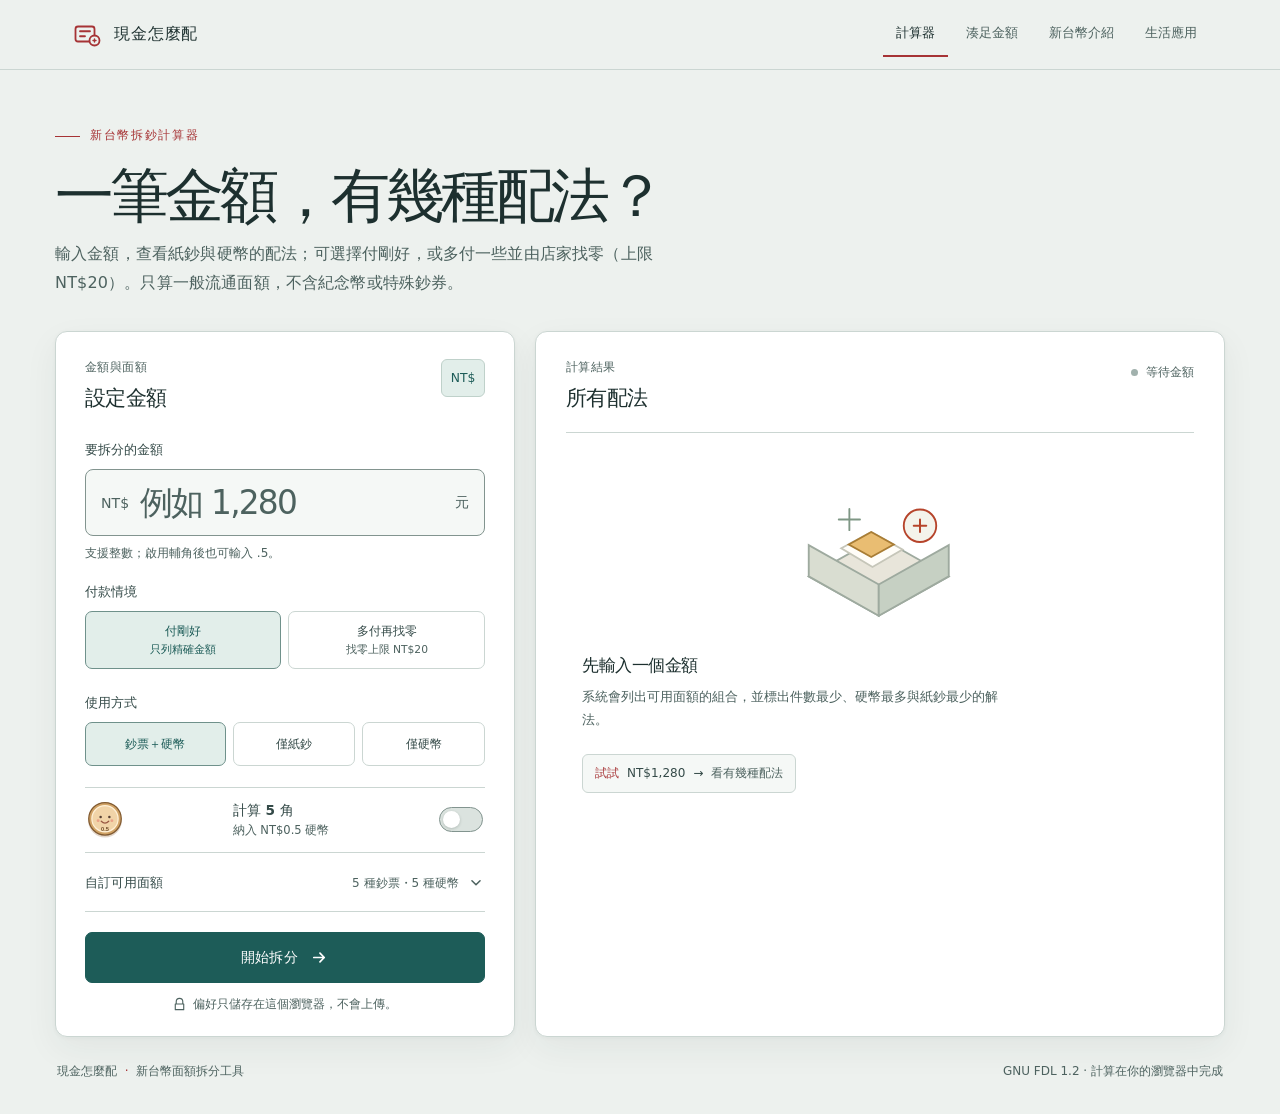
<file: index.html>
<!doctype html>
<html lang="zh-Hant-TW">
  <head>
    <meta charset="utf-8" />
    <meta name="viewport" content="width=device-width, initial-scale=1" />
    <meta name="theme-color" content="#edf1ee" />
    <meta name="description" content="輸入新台幣金額，查看精確拆分，或多付一些並由店家找零（上限 NT$20）。" />
    <title>新台幣拆鈔計算器｜現金怎麼配</title>
    <link rel="stylesheet" href="./styles.css" />
    <script src="./calculator.js" defer></script>
  </head>
  <body>
    <a class="skip-link" href="#main">跳至計算器</a>
    <header class="topbar">
      <a class="brand" href="#top" aria-label="現金怎麼配，回到頁首">
        <span class="brand-mark" aria-hidden="true">
          <svg viewBox="0 0 32 32" fill="none">
            <rect x="4.5" y="7.5" width="19" height="15" rx="2.5" stroke="currentColor" stroke-width="1.8" />
            <path d="M9 12.25h10M9 17.25h5" stroke="currentColor" stroke-width="1.8" stroke-linecap="round" />
            <circle cx="23.5" cy="21.5" r="5" fill="#edf1ee" stroke="currentColor" stroke-width="1.8" />
            <path d="M22 21.5h3M23.5 20v3" stroke="currentColor" stroke-width="1.4" stroke-linecap="round" />
          </svg>
        </span>
        <span class="brand-name">現金怎麼配</span>
      </a>
      <nav class="top-nav" aria-label="主要導覽">
        <a class="top-nav-link is-current" href="./index.html" aria-current="page">計算器</a>
        <a class="top-nav-link" href="./make-up.html">湊足金額</a>
        <a class="top-nav-link" href="./about.html">新台幣介紹</a>
        <a class="top-nav-link" href="./life-applications.html">生活應用</a>
      </nav>
    </header>

    <main id="main" class="page-shell">
      <section class="intro" id="top" aria-labelledby="page-title">
        <p class="eyebrow"><span class="eyebrow-line"></span>新台幣拆鈔計算器</p>
        <h1 id="page-title">一筆金額，<br class="mobile-break" />有幾種配法？</h1>
        <p class="intro-copy">輸入金額，查看紙鈔與硬幣的配法；可選擇付剛好，或多付一些並由店家找零（上限 NT$20）。只算一般流通面額，不含紀念幣或特殊鈔券。</p>
      </section>

      <section class="calculator-layout" aria-label="現金拆分工具">
        <aside class="input-panel" aria-labelledby="input-title">
          <div class="panel-heading">
            <div>
              <p class="section-kicker">金額與面額</p>
              <h2 id="input-title">設定金額</h2>
            </div>
            <span class="panel-index" aria-hidden="true">NT$</span>
          </div>

          <form id="calculator-form" novalidate>
            <label class="amount-label" for="amount">要拆分的金額</label>
            <div class="amount-field" id="amount-field">
              <span class="currency-prefix" aria-hidden="true">NT$</span>
              <input id="amount" name="amount" type="text" inputmode="decimal" autocomplete="off" spellcheck="false" placeholder="例如 1,280" aria-describedby="amount-help amount-error" />
              <span class="amount-suffix" aria-hidden="true">元</span>
            </div>
            <p class="field-help" id="amount-help">支援整數；啟用輔角後也可輸入 .5。</p>
            <p class="field-error" id="amount-error" role="alert" hidden></p>

            <fieldset class="mode-fieldset payment-scenario-fieldset">
              <legend>付款情境</legend>
              <div class="mode-options payment-scenario-options">
                <label class="mode-option payment-scenario-option">
                  <input type="radio" name="payment-scenario" value="exact" checked />
                  <span>付剛好</span>
                  <small>只列精確金額</small>
                </label>
                <label class="mode-option payment-scenario-option">
                  <input type="radio" name="payment-scenario" value="consumer" />
                  <span>多付再找零</span>
                  <small>找零上限 NT$20</small>
                </label>
              </div>
            </fieldset>

            <fieldset class="mode-fieldset">
              <legend>使用方式</legend>
              <div class="mode-options">
                <label class="mode-option">
                  <input type="radio" name="mode" value="all" checked />
                  <span>鈔票＋硬幣</span>
                </label>
                <label class="mode-option">
                  <input type="radio" name="mode" value="notes" />
                  <span>僅紙鈔</span>
                </label>
                <label class="mode-option">
                  <input type="radio" name="mode" value="coins" />
                  <span>僅硬幣</span>
                </label>
              </div>
            </fieldset>

            <div class="half-toggle-row">
              <svg class="half-coin-icon" aria-hidden="true"><use href="./assets/cash-icons.svg#coin-half"></use></svg>
              <div class="half-copy">
                <span class="toggle-title">計算 5 角</span>
                <span class="toggle-description">納入 NT$0.5 硬幣</span>
              </div>
              <label class="switch" aria-label="啟用 5 角硬幣">
                <input id="half-dollar" type="checkbox" />
                <span class="switch-track" aria-hidden="true"><span></span></span>
              </label>
            </div>

            <details class="denomination-settings" id="denomination-settings">
              <summary>
                <span class="summary-title">自訂可用面額</span>
                <span class="summary-note" id="selection-summary">目前全選</span>
                <svg class="chevron" viewBox="0 0 20 20" aria-hidden="true"><path d="m5.5 7.5 4.5 4.5 4.5-4.5" fill="none" stroke="currentColor" stroke-width="1.7" stroke-linecap="round" stroke-linejoin="round" /></svg>
              </summary>
              <div class="denomination-content">
                <div class="denomination-group">
                  <div class="group-heading"><h3>紙鈔</h3><div class="group-actions"><button type="button" data-select-group="notes">全選</button><button type="button" data-clear-group="notes">清除</button></div></div>
                  <div class="denomination-grid" id="note-denominations"></div>
                </div>
                <div class="denomination-group">
                  <div class="group-heading"><h3>硬幣</h3><div class="group-actions"><button type="button" data-select-group="coins">全選</button><button type="button" data-clear-group="coins">清除</button></div></div>
                  <div class="denomination-grid" id="coin-denominations"></div>
                </div>
                <p class="filter-hint">僅列一般流通面額；不含 NT$50 紙鈔、紀念幣或特殊鈔券。</p>
              </div>
            </details>

            <button class="calculate-button" type="submit">
              <span>開始拆分</span>
              <svg viewBox="0 0 20 20" aria-hidden="true"><path d="M4 10h11M10.5 5.5 15 10l-4.5 4.5" fill="none" stroke="currentColor" stroke-width="1.8" stroke-linecap="round" stroke-linejoin="round" /></svg>
            </button>
          </form>
          <p class="privacy-note"><svg viewBox="0 0 16 16" aria-hidden="true"><path d="M4.5 7V5a3.5 3.5 0 0 1 7 0v2m-8 .5h9v6h-9z" fill="none" stroke="currentColor" stroke-width="1.2" stroke-linejoin="round" /></svg>偏好只儲存在這個瀏覽器，不會上傳。</p>
        </aside>

        <section class="results-panel" aria-labelledby="results-title" aria-busy="false">
          <div class="results-topline">
            <div>
              <p class="section-kicker">計算結果</p>
              <h2 id="results-title">所有配法</h2>
            </div>
            <span class="result-status" id="result-status" role="status" aria-live="polite" aria-atomic="true"><span class="status-dot" aria-hidden="true"></span>等待金額</span>
          </div>

          <div class="empty-state" id="empty-state">
            <div class="empty-illustration" aria-hidden="true">
              <svg viewBox="0 0 160 118" fill="none">
                <path d="M23 75.5 79 44l56 31.5-56 31.5-56-31.5Z" fill="#e8e5da" stroke="#9eaa9f" stroke-width="1.5" />
                <path d="m23 75.5 56 31.5v-25L23 50.5v25Z" fill="#d9ddd1" stroke="#9eaa9f" stroke-width="1.5" />
                <path d="m135 75.5-56 31.5v-25l56-31.5v25Z" fill="#c6d0c3" stroke="#9eaa9f" stroke-width="1.5" />
                <path d="m49 53 24-13 25 14-24 14-25-15Z" fill="#fffdf8" stroke="#c6c6b9" stroke-width="1.5" />
                <path d="m55 50 18-10 18 10-18 10-18-10Z" fill="#e9bd72" stroke="#a97d35" stroke-width="1.5" />
                <circle cx="112" cy="35" r="13" fill="#f4f3eb" stroke="#b6442b" stroke-width="1.5" />
                <path d="M107 35h10m-5-5v10" stroke="#b6442b" stroke-width="1.6" stroke-linecap="round" />
                <path d="M47 30h17M55.5 21.5v17" stroke="#7f9785" stroke-width="1.5" stroke-linecap="round" />
              </svg>
            </div>
            <h3>先輸入一個金額</h3>
            <p>系統會列出可用面額的組合，並標出件數最少、硬幣最多與紙鈔最少的解法。</p>
            <div class="example-prompt"><span class="example-mark">試試</span><span>NT$1,280</span><span aria-hidden="true">→</span><span>看有幾種配法</span></div>
          </div>

          <div class="result-content" id="result-content" hidden>
            <div class="amount-result">
              <span class="result-label" id="result-label">拆分金額</span>
              <strong id="result-amount">NT$0</strong>
              <span class="combination-count" id="combination-count">0 種組合</span>
              <p class="result-mode-note" id="result-mode-note" hidden></p>
            </div>

            <div class="extremes" id="extremes" aria-label="代表性解法"></div>

            <div class="list-heading">
              <div><h3>組合明細</h3><p id="list-caption">依總件數由少到多排列</p></div>
              <span class="list-count" id="list-count"></span>
            </div>
            <div class="combination-list" id="combination-list"></div>
            <p class="truncation-note" id="truncation-note" hidden></p>
            <button class="load-more-button" id="load-more" type="button" hidden>再顯示 100 組</button>
          </div>

          <div class="no-solution" id="no-solution" hidden>
            <span class="no-solution-icon" aria-hidden="true">!</span>
            <h3 id="no-solution-title">目前的面額無法剛好湊出</h3>
            <p id="no-solution-message">請試著開啟更小的面額，或切換紙鈔與硬幣的使用方式。</p>
          </div>
        </section>
      </section>

      <footer class="page-footer">
        <span>現金怎麼配 <span aria-hidden="true">·</span> 新台幣面額拆分工具</span>
        <span><a class="license-link" href="./LICENSE">GNU FDL 1.2</a><span aria-hidden="true"> · </span>計算在你的瀏覽器中完成</span>
      </footer>
    </main>
  </body>
</html>
</file>
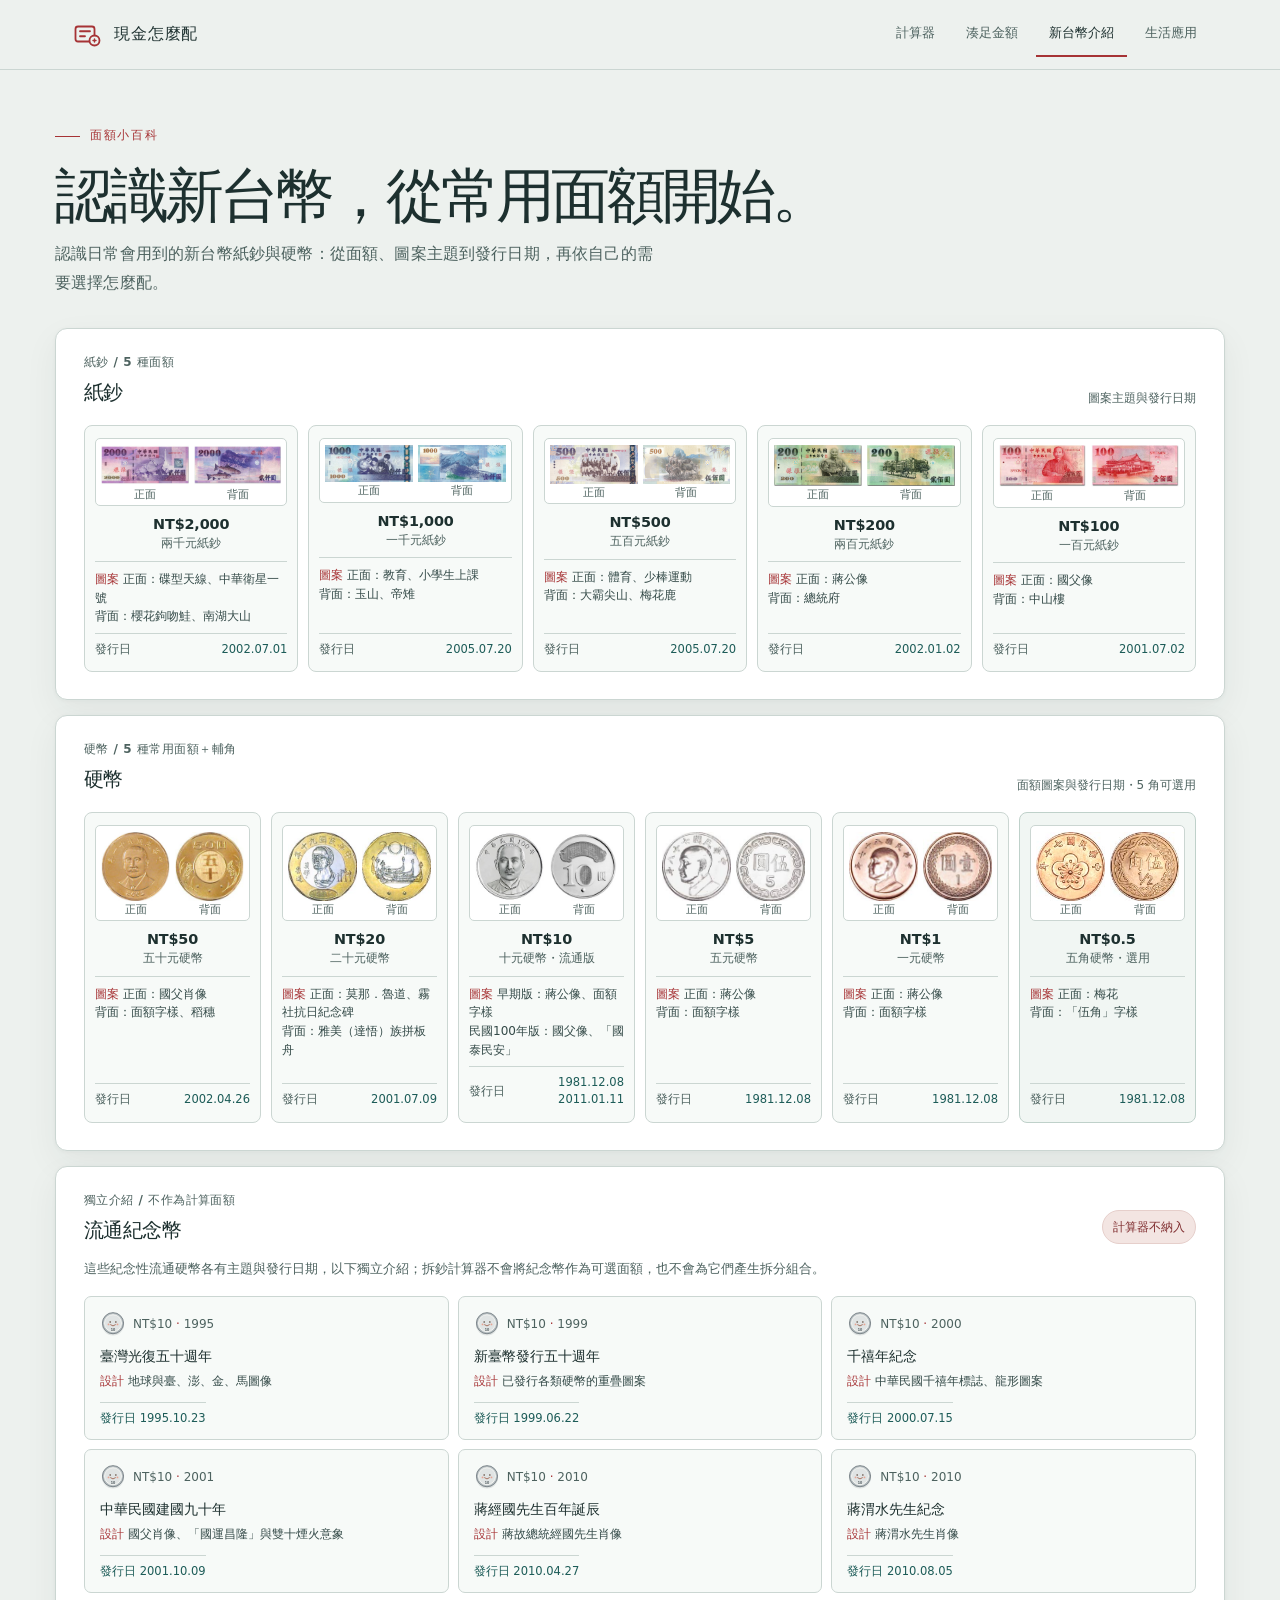
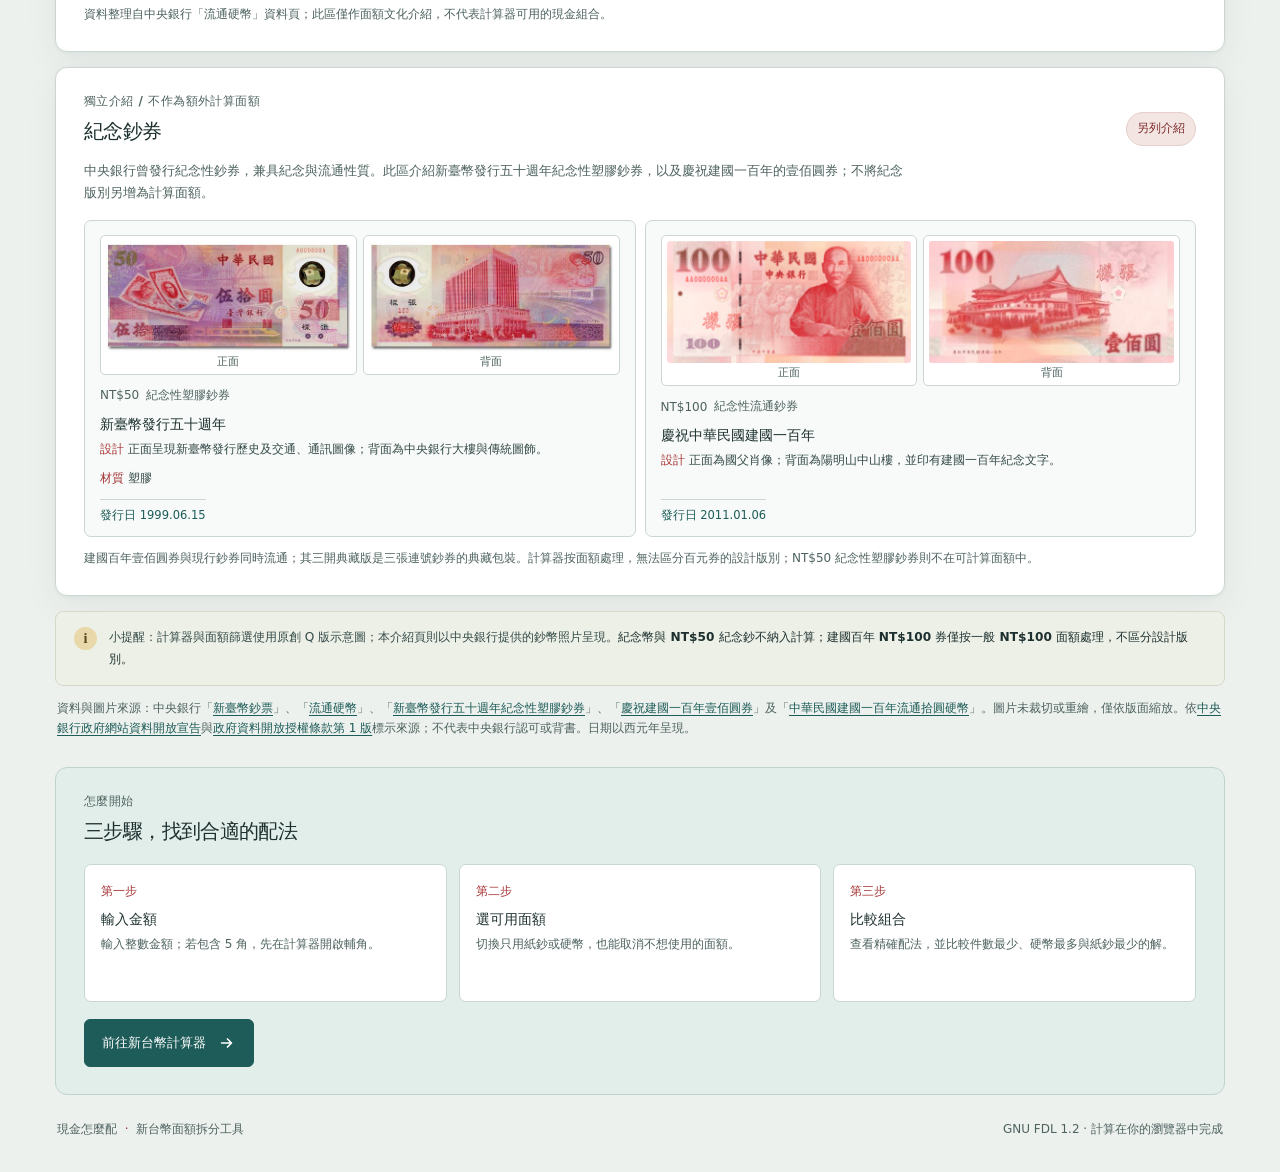
<file: about.html>
<!doctype html>
<html lang="zh-Hant-TW">
  <head>
    <meta charset="utf-8" />
    <meta name="viewport" content="width=device-width, initial-scale=1" />
    <meta name="theme-color" content="#edf1ee" />
    <meta name="description" content="認識這個新台幣拆鈔計算器支援的紙鈔與硬幣面額。" />
    <title>認識新台幣｜現金怎麼配</title>
    <link rel="stylesheet" href="./styles.css" />
  </head>
  <body>
    <a class="skip-link" href="#main">跳至內容</a>
    <header class="topbar">
      <a class="brand" href="./index.html" aria-label="現金怎麼配，前往計算器">
        <span class="brand-mark" aria-hidden="true">
          <svg viewBox="0 0 32 32" fill="none">
            <rect x="4.5" y="7.5" width="19" height="15" rx="2.5" stroke="currentColor" stroke-width="1.8" />
            <path d="M9 12.25h10M9 17.25h5" stroke="currentColor" stroke-width="1.8" stroke-linecap="round" />
            <circle cx="23.5" cy="21.5" r="5" fill="#edf1ee" stroke="currentColor" stroke-width="1.8" />
            <path d="M22 21.5h3M23.5 20v3" stroke="currentColor" stroke-width="1.4" stroke-linecap="round" />
          </svg>
        </span>
        <span class="brand-name">現金怎麼配</span>
      </a>
      <nav class="top-nav" aria-label="主要導覽">
        <a class="top-nav-link" href="./index.html">計算器</a>
        <a class="top-nav-link" href="./make-up.html">湊足金額</a>
        <a class="top-nav-link is-current" href="./about.html" aria-current="page">新台幣介紹</a>
        <a class="top-nav-link" href="./life-applications.html">生活應用</a>
      </nav>
    </header>

    <main id="main" class="page-shell about-page">
      <section class="intro about-intro" aria-labelledby="about-title">
        <p class="eyebrow"><span class="eyebrow-line"></span>面額小百科</p>
        <h1 id="about-title">認識新台幣，<br class="mobile-break" />從常用面額開始。</h1>
        <p class="intro-copy">認識日常會用到的新台幣紙鈔與硬幣：從面額、圖案主題到發行日期，再依自己的需要選擇怎麼配。</p>
      </section>

      <section class="about-section" aria-labelledby="notes-title">
        <div class="about-section-heading">
          <div><p class="section-kicker">紙鈔 / 5 種面額</p><h2 id="notes-title">紙鈔</h2></div>
          <span class="section-caption">圖案主題與發行日期</span>
        </div>
        <div class="money-card-grid note-card-grid">
          <article class="money-card note-card"><div class="cash-photo-pair note-photo-pair" role="group" aria-label="新臺幣二千元券正反面照片"><figure><img src="./assets/central-bank/note-2000-front.jpg" width="509" height="240" alt="新臺幣二千元券正面" loading="lazy" decoding="async" /><figcaption>正面</figcaption></figure><figure><img src="./assets/central-bank/note-2000-back.jpg" width="509" height="240" alt="新臺幣二千元券背面" loading="lazy" decoding="async" /><figcaption>背面</figcaption></figure></div><h3>NT$2,000</h3><p class="money-card-kind">兩千元紙鈔</p><p class="money-design"><span>圖案</span>正面：碟型天線、中華衛星一號<br />背面：櫻花鉤吻鮭、南湖大山</p><p class="money-issue"><span>發行日</span><time datetime="2002-07-01">2002.07.01</time></p></article>
          <article class="money-card note-card"><div class="cash-photo-pair note-photo-pair" role="group" aria-label="新臺幣一千元券正反面照片"><figure><img src="./assets/central-bank/note-1000-front.jpg" width="509" height="220" alt="新臺幣一千元券正面" loading="lazy" decoding="async" /><figcaption>正面</figcaption></figure><figure><img src="./assets/central-bank/note-1000-back.jpg" width="509" height="220" alt="新臺幣一千元券背面" loading="lazy" decoding="async" /><figcaption>背面</figcaption></figure></div><h3>NT$1,000</h3><p class="money-card-kind">一千元紙鈔</p><p class="money-design"><span>圖案</span>正面：教育、小學生上課<br />背面：玉山、帝雉</p><p class="money-issue"><span>發行日</span><time datetime="2005-07-20">2005.07.20</time></p></article>
          <article class="money-card note-card"><div class="cash-photo-pair note-photo-pair" role="group" aria-label="新臺幣五百元券正反面照片"><figure><img src="./assets/central-bank/note-500-front.jpg" width="509" height="228" alt="新臺幣五百元券正面" loading="lazy" decoding="async" /><figcaption>正面</figcaption></figure><figure><img src="./assets/central-bank/note-500-back.jpg" width="509" height="228" alt="新臺幣五百元券背面" loading="lazy" decoding="async" /><figcaption>背面</figcaption></figure></div><h3>NT$500</h3><p class="money-card-kind">五百元紙鈔</p><p class="money-design"><span>圖案</span>正面：體育、少棒運動<br />背面：大霸尖山、梅花鹿</p><p class="money-issue"><span>發行日</span><time datetime="2005-07-20">2005.07.20</time></p></article>
          <article class="money-card note-card"><div class="cash-photo-pair note-photo-pair" role="group" aria-label="新臺幣二百元券正反面照片"><figure><img src="./assets/central-bank/note-200-front.jpg" width="510" height="244" alt="新臺幣二百元券正面" loading="lazy" decoding="async" /><figcaption>正面</figcaption></figure><figure><img src="./assets/central-bank/note-200-back.jpg" width="510" height="243" alt="新臺幣二百元券背面" loading="lazy" decoding="async" /><figcaption>背面</figcaption></figure></div><h3>NT$200</h3><p class="money-card-kind">兩百元紙鈔</p><p class="money-design"><span>圖案</span>正面：蔣公像<br />背面：總統府</p><p class="money-issue"><span>發行日</span><time datetime="2002-01-02">2002.01.02</time></p></article>
          <article class="money-card note-card"><div class="cash-photo-pair note-photo-pair" role="group" aria-label="新臺幣一百元券正反面照片"><figure><img src="./assets/central-bank/note-100-front.jpg" width="509" height="249" alt="新臺幣一百元券正面" loading="lazy" decoding="async" /><figcaption>正面</figcaption></figure><figure><img src="./assets/central-bank/note-100-back.jpg" width="509" height="249" alt="新臺幣一百元券背面" loading="lazy" decoding="async" /><figcaption>背面</figcaption></figure></div><h3>NT$100</h3><p class="money-card-kind">一百元紙鈔</p><p class="money-design"><span>圖案</span>正面：國父像<br />背面：中山樓</p><p class="money-issue"><span>發行日</span><time datetime="2001-07-02">2001.07.02</time></p></article>
        </div>
      </section>

      <section class="about-section coin-section" aria-labelledby="coins-title">
        <div class="about-section-heading">
          <div><p class="section-kicker">硬幣 / 5 種常用面額＋輔角</p><h2 id="coins-title">硬幣</h2></div>
          <span class="section-caption">面額圖案與發行日期・5 角可選用</span>
        </div>
        <div class="money-card-grid coin-card-grid">
          <article class="money-card coin-card"><div class="cash-photo-pair coin-photo-pair" role="group" aria-label="新臺幣五十元硬幣正反面照片"><figure><img src="./assets/central-bank/coin-50-front.jpg" width="160" height="160" alt="新臺幣五十元硬幣正面" loading="lazy" decoding="async" /><figcaption>正面</figcaption></figure><figure><img src="./assets/central-bank/coin-50-back.jpg" width="160" height="160" alt="新臺幣五十元硬幣背面" loading="lazy" decoding="async" /><figcaption>背面</figcaption></figure></div><h3>NT$50</h3><p class="money-card-kind">五十元硬幣</p><p class="money-design"><span>圖案</span>正面：國父肖像<br />背面：面額字樣、稻穗</p><p class="money-issue"><span>發行日</span><time datetime="2002-04-26">2002.04.26</time></p></article>
          <article class="money-card coin-card"><div class="cash-photo-pair coin-photo-pair" role="group" aria-label="新臺幣二十元硬幣正反面照片"><figure><img src="./assets/central-bank/coin-20-front.jpg" width="180" height="180" alt="新臺幣二十元硬幣正面" loading="lazy" decoding="async" /><figcaption>正面</figcaption></figure><figure><img src="./assets/central-bank/coin-20-back.jpg" width="180" height="180" alt="新臺幣二十元硬幣背面" loading="lazy" decoding="async" /><figcaption>背面</figcaption></figure></div><h3>NT$20</h3><p class="money-card-kind">二十元硬幣</p><p class="money-design"><span>圖案</span>正面：莫那．魯道、霧社抗日紀念碑<br />背面：雅美（達悟）族拼板舟</p><p class="money-issue"><span>發行日</span><time datetime="2001-07-09">2001.07.09</time></p></article>
          <article class="money-card coin-card"><div class="cash-photo-pair coin-photo-pair" role="group" aria-label="新臺幣十元硬幣正反面照片"><figure><img src="./assets/central-bank/coin-10-new-front.jpg" width="172" height="180" alt="中華民國100年新臺幣十元流通幣正面" loading="lazy" decoding="async" /><figcaption>正面</figcaption></figure><figure><img src="./assets/central-bank/coin-10-new-back.jpg" width="172" height="178" alt="中華民國100年新臺幣十元流通幣背面" loading="lazy" decoding="async" /><figcaption>背面</figcaption></figure></div><h3>NT$10</h3><p class="money-card-kind">十元硬幣・流通版</p><p class="money-design"><span>圖案</span>早期版：蔣公像、面額字樣<br />民國100年版：國父像、「國泰民安」</p><p class="money-issue"><span>發行日</span><span class="issue-date-list">1981.12.08<br />2011.01.11</span></p></article>
          <article class="money-card coin-card"><div class="cash-photo-pair coin-photo-pair" role="group" aria-label="新臺幣五元硬幣正反面照片"><figure><img src="./assets/central-bank/coin-5-front.jpg" width="150" height="150" alt="新臺幣五元硬幣正面" loading="lazy" decoding="async" /><figcaption>正面</figcaption></figure><figure><img src="./assets/central-bank/coin-5-back.jpg" width="150" height="150" alt="新臺幣五元硬幣背面" loading="lazy" decoding="async" /><figcaption>背面</figcaption></figure></div><h3>NT$5</h3><p class="money-card-kind">五元硬幣</p><p class="money-design"><span>圖案</span>正面：蔣公像<br />背面：面額字樣</p><p class="money-issue"><span>發行日</span><time datetime="1981-12-08">1981.12.08</time></p></article>
          <article class="money-card coin-card"><div class="cash-photo-pair coin-photo-pair" role="group" aria-label="新臺幣一元硬幣正反面照片"><figure><img src="./assets/central-bank/coin-1-front.jpg" width="140" height="140" alt="新臺幣一元硬幣正面" loading="lazy" decoding="async" /><figcaption>正面</figcaption></figure><figure><img src="./assets/central-bank/coin-1-back.jpg" width="140" height="140" alt="新臺幣一元硬幣背面" loading="lazy" decoding="async" /><figcaption>背面</figcaption></figure></div><h3>NT$1</h3><p class="money-card-kind">一元硬幣</p><p class="money-design"><span>圖案</span>正面：蔣公像<br />背面：面額字樣</p><p class="money-issue"><span>發行日</span><time datetime="1981-12-08">1981.12.08</time></p></article>
          <article class="money-card coin-card half-card"><div class="cash-photo-pair coin-photo-pair" role="group" aria-label="新臺幣五角硬幣正反面照片"><figure><img src="./assets/central-bank/coin-half-front.jpg" width="120" height="120" alt="新臺幣五角硬幣正面" loading="lazy" decoding="async" /><figcaption>正面</figcaption></figure><figure><img src="./assets/central-bank/coin-half-back.jpg" width="120" height="120" alt="新臺幣五角硬幣背面" loading="lazy" decoding="async" /><figcaption>背面</figcaption></figure></div><h3>NT$0.5</h3><p class="money-card-kind">五角硬幣・選用</p><p class="money-design"><span>圖案</span>正面：梅花<br />背面：「伍角」字樣</p><p class="money-issue"><span>發行日</span><time datetime="1981-12-08">1981.12.08</time></p></article>
        </div>
      </section>

      <section class="about-section commemorative-section" aria-labelledby="commemorative-title">
        <div class="about-section-heading commemorative-heading">
          <div><p class="section-kicker">獨立介紹 / 不作為計算面額</p><h2 id="commemorative-title">流通紀念幣</h2></div>
          <span class="not-counted-badge">計算器不納入</span>
        </div>
        <p class="commemorative-intro">這些紀念性流通硬幣各有主題與發行日期，以下獨立介紹；拆鈔計算器不會將紀念幣作為可選面額，也不會為它們產生拆分組合。</p>
        <div class="commemorative-grid">
          <article class="commemorative-card"><div class="commemorative-meta"><svg class="commemorative-coin-icon" aria-hidden="true"><use href="./assets/cash-icons.svg#coin-10"></use></svg><span>NT$10 <i>·</i> 1995</span></div><h3>臺灣光復五十週年</h3><p><span>設計</span>地球與臺、澎、金、馬圖像</p><time datetime="1995-10-23">發行日 1995.10.23</time></article>
          <article class="commemorative-card"><div class="commemorative-meta"><svg class="commemorative-coin-icon" aria-hidden="true"><use href="./assets/cash-icons.svg#coin-10"></use></svg><span>NT$10 <i>·</i> 1999</span></div><h3>新臺幣發行五十週年</h3><p><span>設計</span>已發行各類硬幣的重疊圖案</p><time datetime="1999-06-22">發行日 1999.06.22</time></article>
          <article class="commemorative-card"><div class="commemorative-meta"><svg class="commemorative-coin-icon" aria-hidden="true"><use href="./assets/cash-icons.svg#coin-10"></use></svg><span>NT$10 <i>·</i> 2000</span></div><h3>千禧年紀念</h3><p><span>設計</span>中華民國千禧年標誌、龍形圖案</p><time datetime="2000-07-15">發行日 2000.07.15</time></article>
          <article class="commemorative-card"><div class="commemorative-meta"><svg class="commemorative-coin-icon" aria-hidden="true"><use href="./assets/cash-icons.svg#coin-10"></use></svg><span>NT$10 <i>·</i> 2001</span></div><h3>中華民國建國九十年</h3><p><span>設計</span>國父肖像、「國運昌隆」與雙十煙火意象</p><time datetime="2001-10-09">發行日 2001.10.09</time></article>
          <article class="commemorative-card"><div class="commemorative-meta"><svg class="commemorative-coin-icon" aria-hidden="true"><use href="./assets/cash-icons.svg#coin-10"></use></svg><span>NT$10 <i>·</i> 2010</span></div><h3>蔣經國先生百年誕辰</h3><p><span>設計</span>蔣故總統經國先生肖像</p><time datetime="2010-04-27">發行日 2010.04.27</time></article>
          <article class="commemorative-card"><div class="commemorative-meta"><svg class="commemorative-coin-icon" aria-hidden="true"><use href="./assets/cash-icons.svg#coin-10"></use></svg><span>NT$10 <i>·</i> 2010</span></div><h3>蔣渭水先生紀念</h3><p><span>設計</span>蔣渭水先生肖像</p><time datetime="2010-08-05">發行日 2010.08.05</time></article>
        </div>
        <p class="commemorative-footnote">資料整理自中央銀行「流通硬幣」資料頁；此區僅作面額文化介紹，不代表計算器可用的現金組合。</p>
      </section>

      <section class="about-section commemorative-section" aria-labelledby="commemorative-notes-title">
        <div class="about-section-heading commemorative-heading">
          <div><p class="section-kicker">獨立介紹 / 不作為額外計算面額</p><h2 id="commemorative-notes-title">紀念鈔券</h2></div>
          <span class="not-counted-badge">另列介紹</span>
        </div>
        <p class="commemorative-intro">中央銀行曾發行紀念性鈔券，兼具紀念與流通性質。此區介紹新臺幣發行五十週年紀念性塑膠鈔券，以及慶祝建國一百年的壹佰圓券；不將紀念版別另增為計算面額。</p>
        <div class="commemorative-grid commemorative-note-grid">
          <article class="commemorative-card commemorative-note-card">
            <div class="commemorative-photo-pair" role="group" aria-label="新臺幣發行五十週年紀念性塑膠鈔券正反面">
              <figure><img src="./assets/central-bank/commemorative-note-50-front.jpg" width="509" height="231" alt="新臺幣發行五十週年紀念性塑膠鈔券正面" loading="lazy" decoding="async" /><figcaption>正面</figcaption></figure>
              <figure><img src="./assets/central-bank/commemorative-note-50-back.jpg" width="509" height="231" alt="新臺幣發行五十週年紀念性塑膠鈔券背面" loading="lazy" decoding="async" /><figcaption>背面</figcaption></figure>
            </div>
            <div class="commemorative-meta"><span>NT$50</span><span>紀念性塑膠鈔券</span></div>
            <h3>新臺幣發行五十週年</h3>
            <p><span>設計</span>正面呈現新臺幣發行歷史及交通、通訊圖像；背面為中央銀行大樓與傳統圖飾。</p>
            <p><span>材質</span>塑膠</p>
            <time datetime="1999-06-15">發行日 1999.06.15</time>
          </article>
          <article class="commemorative-card commemorative-note-card">
            <div class="commemorative-photo-pair" role="group" aria-label="慶祝中華民國建國一百年壹佰圓券正反面">
              <figure><img src="./assets/central-bank/commemorative-note-100-front.jpg" width="509" height="255" alt="慶祝中華民國建國一百年壹佰圓券正面" loading="lazy" decoding="async" /><figcaption>正面</figcaption></figure>
              <figure><img src="./assets/central-bank/commemorative-note-100-back.jpg" width="510" height="255" alt="慶祝中華民國建國一百年壹佰圓券背面" loading="lazy" decoding="async" /><figcaption>背面</figcaption></figure>
            </div>
            <div class="commemorative-meta"><span>NT$100</span><span>紀念性流通鈔券</span></div>
            <h3>慶祝中華民國建國一百年</h3>
            <p><span>設計</span>正面為國父肖像；背面為陽明山中山樓，並印有建國一百年紀念文字。</p>
            <time datetime="2011-01-06">發行日 2011.01.06</time>
          </article>
        </div>
        <p class="commemorative-footnote">建國百年壹佰圓券與現行鈔券同時流通；其三開典藏版是三張連號鈔券的典藏包裝。計算器按面額處理，無法區分百元券的設計版別；NT$50 紀念性塑膠鈔券則不在可計算面額中。</p>
      </section>

      <aside class="illustration-note">
        <span class="note-mark" aria-hidden="true">i</span>
        <p>小提醒：計算器與面額篩選使用原創 Q 版示意圖；本介紹頁則以中央銀行提供的鈔幣照片呈現。<strong>紀念幣與 NT$50 紀念鈔不納入計算；建國百年 NT$100 券僅按一般 NT$100 面額處理，不區分設計版別。</strong></p>
      </aside>

      <p class="sources-note">資料與圖片來源：中央銀行「<a href="https://www.cbc.gov.tw/public/data/issue/money/a1/t02.html" target="_blank" rel="noopener noreferrer">新臺幣鈔票</a>」、「<a href="https://www.cbc.gov.tw/public/data/issue/money/a1/t04.htm" target="_blank" rel="noopener noreferrer">流通硬幣</a>」、「<a href="https://www.cbc.gov.tw/public/data/issue/money/a1/50-4.HTM" target="_blank" rel="noopener noreferrer">新臺幣發行五十週年紀念性塑膠鈔券</a>」、「<a href="https://www.cbc.gov.tw/public/data/issue/money/a1/100-3.HTM" target="_blank" rel="noopener noreferrer">慶祝建國一百年壹佰圓券</a>」及「<a href="https://www.cbc.gov.tw/public/data/issue/money/A2/100th10.htm" target="_blank" rel="noopener noreferrer">中華民國建國一百年流通拾圓硬幣</a>」。圖片未裁切或重繪，僅依版面縮放。依<a href="https://www.cbc.gov.tw/tw/cp-307-36676-DE020-1.html" target="_blank" rel="noopener noreferrer">中央銀行政府網站資料開放宣告</a>與<a href="https://data.gov.tw/license" target="_blank" rel="noopener noreferrer">政府資料開放授權條款第 1 版</a>標示來源；不代表中央銀行認可或背書。日期以西元年呈現。</p>

      <section class="guide-section" aria-labelledby="guide-title">
        <div class="about-section-heading">
          <div><p class="section-kicker">怎麼開始</p><h2 id="guide-title">三步驟，找到合適的配法</h2></div>
        </div>
        <ol class="guide-steps">
          <li><span class="step-number">第一步</span><h3>輸入金額</h3><p>輸入整數金額；若包含 5 角，先在計算器開啟輔角。</p></li>
          <li><span class="step-number">第二步</span><h3>選可用面額</h3><p>切換只用紙鈔或硬幣，也能取消不想使用的面額。</p></li>
          <li><span class="step-number">第三步</span><h3>比較組合</h3><p>查看精確配法，並比較件數最少、硬幣最多與紙鈔最少的解。</p></li>
        </ol>
        <a class="about-cta" href="./index.html"><span>前往新台幣計算器</span><svg viewBox="0 0 20 20" aria-hidden="true"><path d="M4 10h11M10.5 5.5 15 10l-4.5 4.5" fill="none" stroke="currentColor" stroke-width="1.8" stroke-linecap="round" stroke-linejoin="round" /></svg></a>
      </section>

      <footer class="page-footer">
        <span>現金怎麼配 <span aria-hidden="true">·</span> 新台幣面額拆分工具</span>
        <span><a class="license-link" href="./LICENSE">GNU FDL 1.2</a><span aria-hidden="true"> · </span>計算在你的瀏覽器中完成</span>
      </footer>
    </main>
  </body>
</html>
</file>
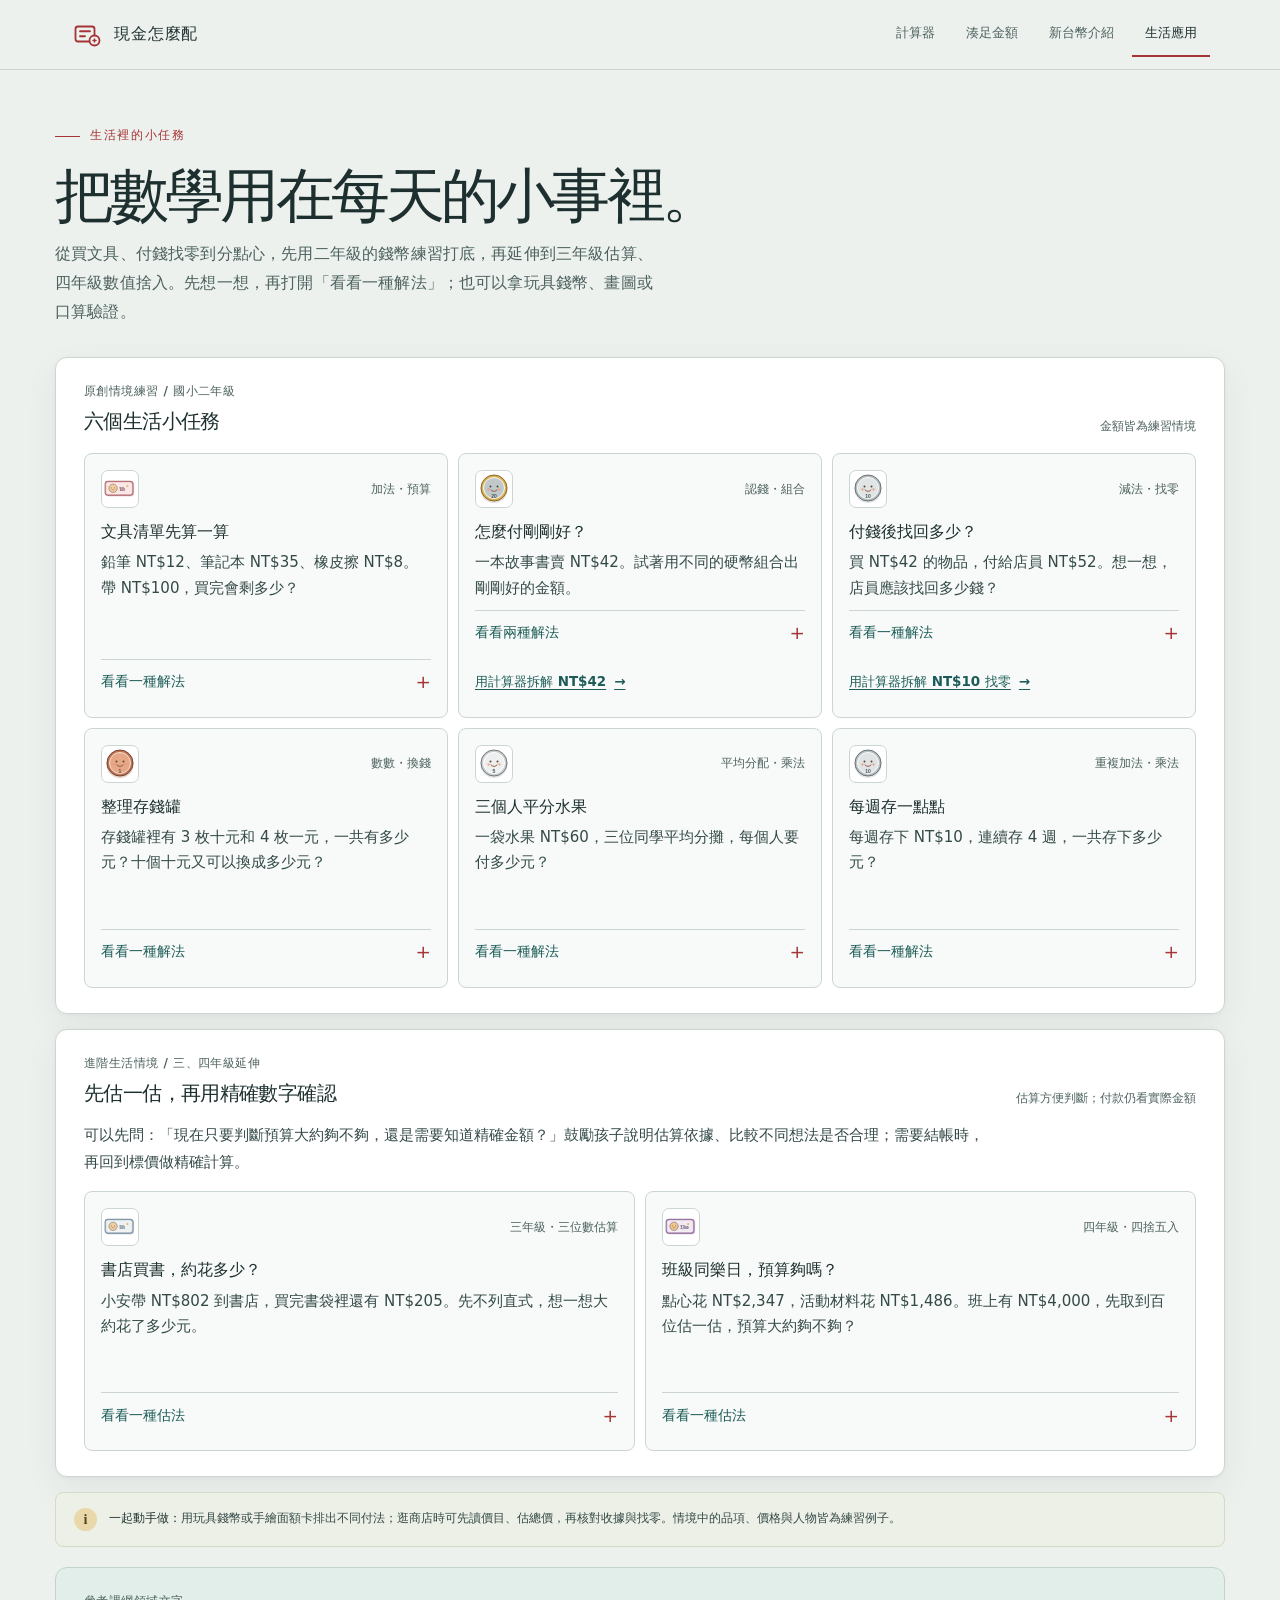
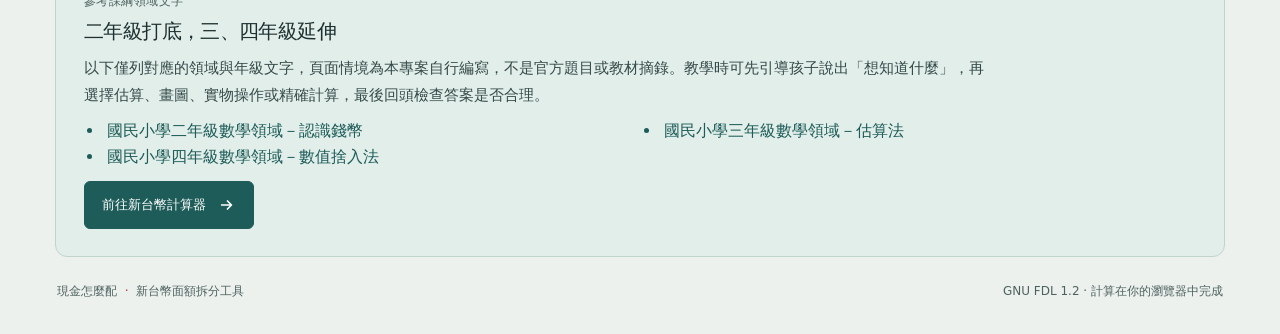
<file: life-applications.html>
<!doctype html>
<html lang="zh-Hant-TW">
  <head>
    <meta charset="utf-8" />
    <meta name="viewport" content="width=device-width, initial-scale=1" />
    <meta name="theme-color" content="#edf1ee" />
    <meta name="description" content="用新台幣練習國小二年級生活數學：認錢、購物、估算、找零、換錢與平均分配。" />
    <title>生活應用｜現金怎麼配</title>
    <link rel="stylesheet" href="./styles.css" />
  </head>
  <body>
    <a class="skip-link" href="#main">跳至生活應用</a>
    <header class="topbar">
      <a class="brand" href="./index.html" aria-label="現金怎麼配，前往計算器">
        <span class="brand-mark" aria-hidden="true">
          <svg viewBox="0 0 32 32" fill="none">
            <rect x="4.5" y="7.5" width="19" height="15" rx="2.5" stroke="currentColor" stroke-width="1.8" />
            <path d="M9 12.25h10M9 17.25h5" stroke="currentColor" stroke-width="1.8" stroke-linecap="round" />
            <circle cx="23.5" cy="21.5" r="5" fill="#edf1ee" stroke="currentColor" stroke-width="1.8" />
            <path d="M22 21.5h3M23.5 20v3" stroke="currentColor" stroke-width="1.4" stroke-linecap="round" />
          </svg>
        </span>
        <span class="brand-name">現金怎麼配</span>
      </a>
      <nav class="top-nav" aria-label="主要導覽">
        <a class="top-nav-link" href="./index.html">計算器</a>
        <a class="top-nav-link" href="./make-up.html">湊足金額</a>
        <a class="top-nav-link" href="./about.html">新台幣介紹</a>
        <a class="top-nav-link is-current" href="./life-applications.html" aria-current="page">生活應用</a>
      </nav>
    </header>

    <main id="main" class="page-shell life-page">
      <section class="intro about-intro" aria-labelledby="life-title">
        <p class="eyebrow"><span class="eyebrow-line"></span>生活裡的小任務</p>
        <h1 id="life-title">把數學用在<br class="mobile-break" />每天的小事裡。</h1>
        <p class="intro-copy">從買文具、付錢找零到分點心，先用二年級的錢幣練習打底，再延伸到三年級估算、四年級數值捨入。先想一想，再打開「看看一種解法」；也可以拿玩具錢幣、畫圖或口算驗證。</p>
      </section>

      <section class="about-section life-section" aria-labelledby="activities-title">
        <div class="about-section-heading">
          <div><p class="section-kicker">原創情境練習 / 國小二年級</p><h2 id="activities-title">六個生活小任務</h2></div>
          <span class="section-caption">金額皆為練習情境</span>
        </div>
        <div class="activity-grid">
          <article class="activity-card">
            <div class="activity-topline"><span class="activity-icon" aria-hidden="true"><svg viewBox="0 0 32 32"><use href="./assets/cash-icons.svg#note-100"></use></svg></span><span class="activity-skill">加法・預算</span></div>
            <h3>文具清單先算一算</h3>
            <p>鉛筆 NT$12、筆記本 NT$35、橡皮擦 NT$8。帶 NT$100，買完會剩多少？</p>
            <details class="activity-answer"><summary>看看一種解法</summary><p>先把 NT$12 和 NT$8 合成 NT$20，再加 NT$35，共 NT$55。NT$100 − NT$55 = <strong>剩 NT$45</strong>。</p></details>
          </article>

          <article class="activity-card">
            <div class="activity-topline"><span class="activity-icon" aria-hidden="true"><svg viewBox="0 0 32 32"><use href="./assets/cash-icons.svg#coin-20"></use></svg></span><span class="activity-skill">認錢・組合</span></div>
            <h3>怎麼付剛剛好？</h3>
            <p>一本故事書賣 NT$42。試著用不同的硬幣組合出剛剛好的金額。</p>
            <details class="activity-answer"><summary>看看兩種解法</summary><p><strong>NT$20 + NT$20 + NT$1 + NT$1</strong>，或 <strong>NT$10 + NT$10 + NT$10 + NT$10 + NT$1 + NT$1</strong>，都是 NT$42。換一種面額組合再算一次也可以。</p></details>
            <a class="activity-action" href="./index.html?amount=42">用計算器拆解 NT$42<span aria-hidden="true">→</span></a>
          </article>

          <article class="activity-card">
            <div class="activity-topline"><span class="activity-icon" aria-hidden="true"><svg viewBox="0 0 32 32"><use href="./assets/cash-icons.svg#coin-10"></use></svg></span><span class="activity-skill">減法・找零</span></div>
            <h3>付錢後找回多少？</h3>
            <p>買 NT$42 的物品，付給店員 NT$52。想一想，店員應該找回多少錢？</p>
            <details class="activity-answer"><summary>看看一種解法</summary><p>從 NT$42 開始往上數：到 NT$50 還差 NT$8，再到 NT$52 差 NT$2。NT$8 + NT$2 = <strong>找回 NT$10</strong>。也可以用 52 − 42 驗算。</p></details>
            <a class="activity-action" href="./index.html?amount=10">用計算器拆解 NT$10 找零<span aria-hidden="true">→</span></a>
          </article>

          <article class="activity-card">
            <div class="activity-topline"><span class="activity-icon" aria-hidden="true"><svg viewBox="0 0 32 32"><use href="./assets/cash-icons.svg#coin-1"></use></svg></span><span class="activity-skill">數數・換錢</span></div>
            <h3>整理存錢罐</h3>
            <p>存錢罐裡有 3 枚十元和 4 枚一元，一共有多少元？十個十元又可以換成多少元？</p>
            <details class="activity-answer"><summary>看看一種解法</summary><p>三枚十元是 NT$30，四枚一元是 NT$4，合起來是 <strong>NT$34</strong>。十個十元是 NT$100，可以和一張百元鈔票交換，總值不變。</p></details>
          </article>

          <article class="activity-card">
            <div class="activity-topline"><span class="activity-icon" aria-hidden="true"><svg viewBox="0 0 32 32"><use href="./assets/cash-icons.svg#coin-5"></use></svg></span><span class="activity-skill">平均分配・乘法</span></div>
            <h3>三個人平分水果</h3>
            <p>一袋水果 NT$60，三位同學平均分攤，每個人要付多少元？</p>
            <details class="activity-answer"><summary>看看一種解法</summary><p>把 NT$60 平均分成 3 份，每份是 <strong>NT$20</strong>。用加法檢查看看：NT$20 + NT$20 + NT$20 = NT$60。</p></details>
          </article>

          <article class="activity-card">
            <div class="activity-topline"><span class="activity-icon" aria-hidden="true"><svg viewBox="0 0 32 32"><use href="./assets/cash-icons.svg#coin-10"></use></svg></span><span class="activity-skill">重複加法・乘法</span></div>
            <h3>每週存一點點</h3>
            <p>每週存下 NT$10，連續存 4 週，一共存下多少元？</p>
            <details class="activity-answer"><summary>看看一種解法</summary><p>把四週的錢加起來：10 + 10 + 10 + 10 = <strong>NT$40</strong>，也可以記成 10 × 4 = NT$40。</p></details>
          </article>
        </div>
      </section>

      <section class="about-section life-section life-extension-section" aria-labelledby="extension-title">
        <div class="about-section-heading">
          <div><p class="section-kicker">進階生活情境 / 三、四年級延伸</p><h2 id="extension-title">先估一估，再用精確數字確認</h2></div>
          <span class="section-caption">估算方便判斷；付款仍看實際金額</span>
        </div>
        <p class="extension-intro">可以先問：「現在只要判斷預算大約夠不夠，還是需要知道精確金額？」鼓勵孩子說明估算依據、比較不同想法是否合理；需要結帳時，再回到標價做精確計算。</p>
        <div class="activity-grid extension-grid">
          <article class="activity-card">
            <div class="activity-topline"><span class="activity-icon" aria-hidden="true"><svg viewBox="0 0 32 32"><use href="./assets/cash-icons.svg#note-500"></use></svg></span><span class="activity-skill">三年級・三位數估算</span></div>
            <h3>書店買書，約花多少？</h3>
            <p>小安帶 NT$802 到書店，買完書袋裡還有 NT$205。先不列直式，想一想大約花了多少元。</p>
            <details class="activity-answer"><summary>看看一種估法</summary><p>把 NT$802 看成約 NT$800，把 NT$205 看成約 NT$200：800 − 200 ≈ <strong>NT$600</strong>。精確差額是 NT$597，和估計很接近；估算可以先幫忙判斷答案的大小是否合理。</p></details>
          </article>

          <article class="activity-card">
            <div class="activity-topline"><span class="activity-icon" aria-hidden="true"><svg viewBox="0 0 32 32"><use href="./assets/cash-icons.svg#note-2000"></use></svg></span><span class="activity-skill">四年級・四捨五入</span></div>
            <h3>班級同樂日，預算夠嗎？</h3>
            <p>點心花 NT$2,347，活動材料花 NT$1,486。班上有 NT$4,000，先取到百位估一估，預算大約夠不夠？</p>
            <details class="activity-answer"><summary>看看一種估法</summary><p>看百位後面的十位數：NT$2,347 的十位是 4，約 NT$2,300；NT$1,486 的十位是 8，約 NT$1,500。合計約 NT$3,800，初步看來預算夠。精確合計是 NT$3,833，最後還剩 <strong>NT$167</strong>。四捨五入用來估算，不代表實際付款面額。</p></details>
          </article>
        </div>
      </section>

      <aside class="illustration-note life-note">
        <span class="note-mark" aria-hidden="true">i</span>
        <p><strong>一起動手做：</strong>用玩具錢幣或手繪面額卡排出不同付法；逛商店時可先讀價目、估總價，再核對收據與找零。情境中的品項、價格與人物皆為練習例子。</p>
      </aside>

      <section class="guide-section curriculum-section" aria-labelledby="curriculum-title">
        <div class="about-section-heading">
          <div><p class="section-kicker">參考課綱領域文字</p><h2 id="curriculum-title">二年級打底，三、四年級延伸</h2></div>
        </div>
        <p class="curriculum-copy">以下僅列對應的領域與年級文字，頁面情境為本專案自行編寫，不是官方題目或教材摘錄。教學時可先引導孩子說出「想知道什麼」，再選擇估算、畫圖、實物操作或精確計算，最後回頭檢查答案是否合理。</p>
        <ul class="curriculum-resources">
          <li>國民小學二年級數學領域－認識錢幣</li>
          <li>國民小學三年級數學領域－估算法</li>
          <li>國民小學四年級數學領域－數值捨入法</li>
        </ul>
        <a class="about-cta" href="./index.html"><span>前往新台幣計算器</span><svg viewBox="0 0 20 20" aria-hidden="true"><path d="M4 10h11M10.5 5.5 15 10l-4.5 4.5" fill="none" stroke="currentColor" stroke-width="1.8" stroke-linecap="round" stroke-linejoin="round" /></svg></a>
      </section>

      <footer class="page-footer">
        <span>現金怎麼配 <span aria-hidden="true">·</span> 新台幣面額拆分工具</span>
        <span><a class="license-link" href="./LICENSE">GNU FDL 1.2</a><span aria-hidden="true"> · </span>計算在你的瀏覽器中完成</span>
      </footer>
    </main>
  </body>
</html>
</file>
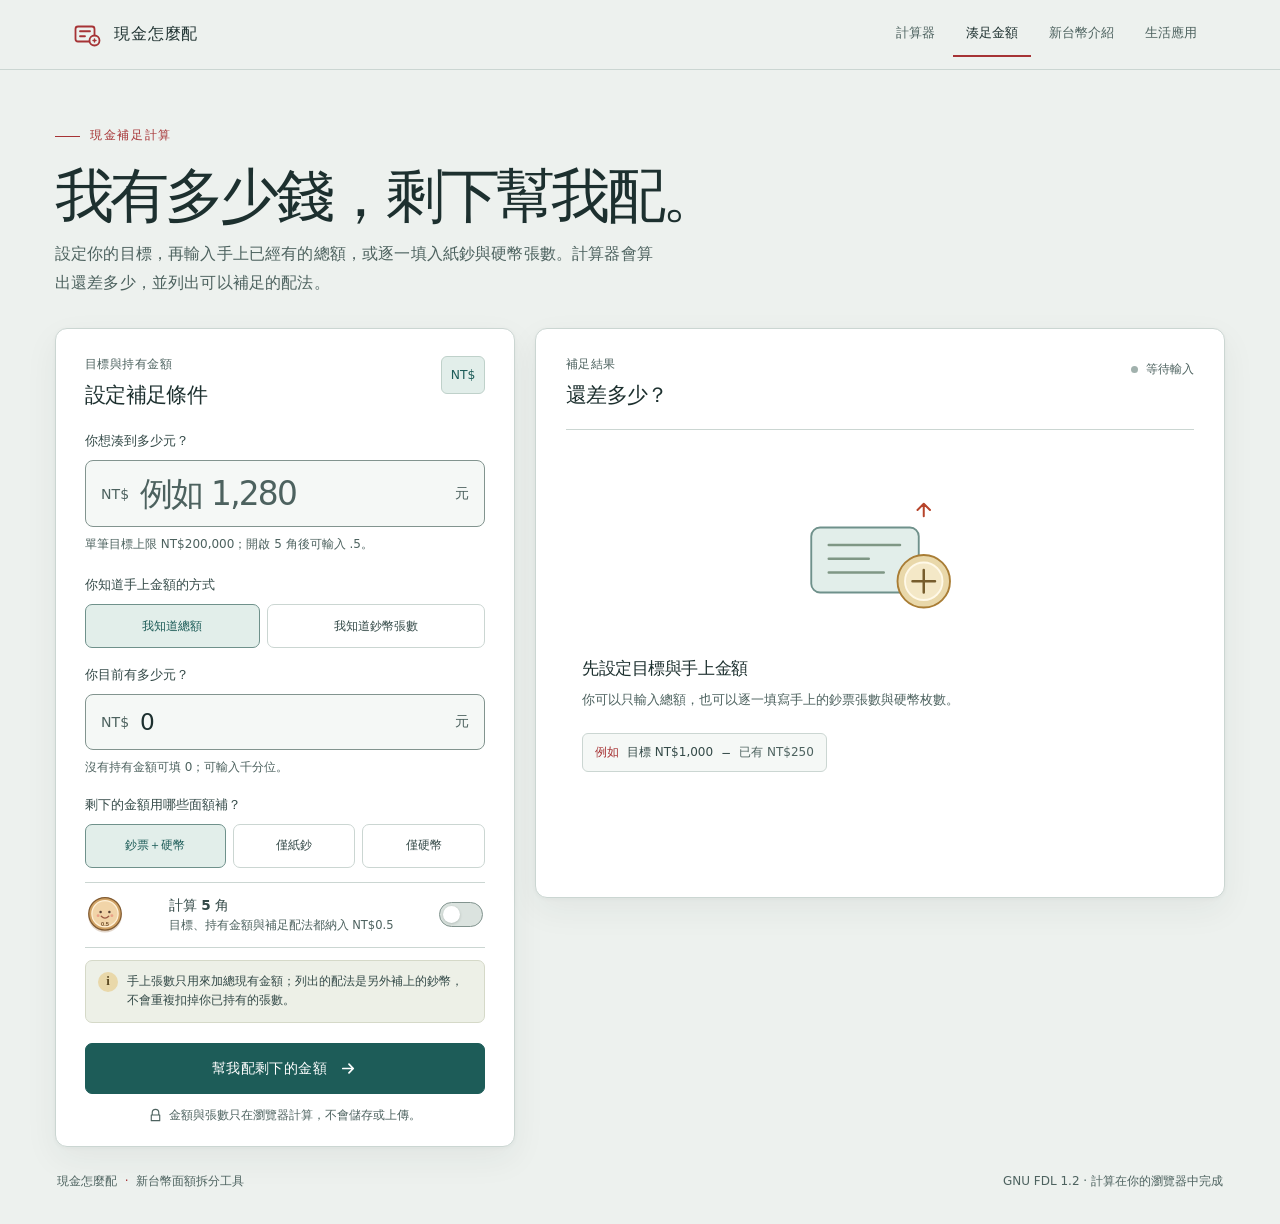
<file: make-up.html>
<!doctype html>
<html lang="zh-Hant-TW">
  <head>
    <meta charset="utf-8" />
    <meta name="viewport" content="width=device-width, initial-scale=1" />
    <meta name="theme-color" content="#edf1ee" />
    <meta name="description" content="輸入目標金額與目前持有的總額或鈔幣張數，計算還需要補多少，以及可行的補足配法。" />
    <title>我有多少錢，剩下幫我配｜現金怎麼配</title>
    <link rel="stylesheet" href="./styles.css" />
    <script src="./calculator.js" defer></script>
    <script src="./make-up.js" defer></script>
  </head>
  <body>
    <a class="skip-link" href="#main">跳至補足金額工具</a>
    <header class="topbar">
      <a class="brand" href="./index.html" aria-label="現金怎麼配，前往計算器">
        <span class="brand-mark" aria-hidden="true">
          <svg viewBox="0 0 32 32" fill="none">
            <rect x="4.5" y="7.5" width="19" height="15" rx="2.5" stroke="currentColor" stroke-width="1.8" />
            <path d="M9 12.25h10M9 17.25h5" stroke="currentColor" stroke-width="1.8" stroke-linecap="round" />
            <circle cx="23.5" cy="21.5" r="5" fill="#edf1ee" stroke="currentColor" stroke-width="1.8" />
            <path d="M22 21.5h3M23.5 20v3" stroke="currentColor" stroke-width="1.4" stroke-linecap="round" />
          </svg>
        </span>
        <span class="brand-name">現金怎麼配</span>
      </a>
      <nav class="top-nav" aria-label="主要導覽">
        <a class="top-nav-link" href="./index.html">計算器</a>
        <a class="top-nav-link is-current" href="./make-up.html" aria-current="page">湊足金額</a>
        <a class="top-nav-link" href="./about.html">新台幣介紹</a>
        <a class="top-nav-link" href="./life-applications.html">生活應用</a>
      </nav>
    </header>

    <main id="main" class="page-shell makeup-page">
      <section class="intro about-intro" aria-labelledby="makeup-title">
        <p class="eyebrow"><span class="eyebrow-line"></span>現金補足計算</p>
        <h1 id="makeup-title">我有多少錢，<br class="mobile-break" />剩下幫我配。</h1>
        <p class="intro-copy">設定你的目標，再輸入手上已經有的總額，或逐一填入紙鈔與硬幣張數。計算器會算出還差多少，並列出可以補足的配法。</p>
      </section>

      <section class="calculator-layout makeup-layout" aria-label="現金補足工具">
        <aside class="input-panel makeup-input-panel" aria-labelledby="makeup-input-title">
          <div class="panel-heading">
            <div><p class="section-kicker">目標與持有金額</p><h2 id="makeup-input-title">設定補足條件</h2></div>
            <span class="panel-index" aria-hidden="true">NT$</span>
          </div>

          <form id="makeup-form" novalidate>
            <label class="amount-label" for="makeup-target">你想湊到多少元？</label>
            <div class="amount-field">
              <span class="currency-prefix" aria-hidden="true">NT$</span>
              <input id="makeup-target" name="target" type="text" inputmode="decimal" autocomplete="off" spellcheck="false" placeholder="例如 1,280" aria-describedby="makeup-target-help makeup-target-error" />
              <span class="amount-suffix" aria-hidden="true">元</span>
            </div>
            <p class="field-help" id="makeup-target-help">單筆目標上限 NT$200,000；開啟 5 角後可輸入 .5。</p>
            <p class="field-error" id="makeup-target-error" role="alert" hidden></p>

            <fieldset class="mode-fieldset makeup-method-fieldset">
              <legend>你知道手上金額的方式</legend>
              <div class="mode-options makeup-method-options">
                <label class="mode-option"><input type="radio" name="inventory-method" value="total" checked /><span>我知道總額</span></label>
                <label class="mode-option"><input type="radio" name="inventory-method" value="denominations" /><span>我知道鈔幣張數</span></label>
              </div>
            </fieldset>

            <div id="inventory-total-panel" class="inventory-input-panel">
              <label class="amount-label" for="makeup-current-total">你目前有多少元？</label>
              <div class="amount-field amount-field-compact">
                <span class="currency-prefix" aria-hidden="true">NT$</span>
                <input id="makeup-current-total" name="current-total" type="text" inputmode="decimal" autocomplete="off" spellcheck="false" value="0" aria-describedby="makeup-current-help makeup-inventory-error" />
                <span class="amount-suffix" aria-hidden="true">元</span>
              </div>
              <p class="field-help" id="makeup-current-help">沒有持有金額可填 0；可輸入千分位。</p>
            </div>

            <div id="inventory-counts-panel" class="inventory-input-panel" hidden>
              <p class="amount-label" id="count-input-title">你手上的鈔幣張數</p>
              <div id="inventory-counts" aria-labelledby="count-input-title" aria-describedby="makeup-inventory-error"></div>
            </div>
            <p class="field-error" id="makeup-inventory-error" role="alert" hidden></p>

            <fieldset class="mode-fieldset makeup-output-mode">
              <legend>剩下的金額用哪些面額補？</legend>
              <div class="mode-options">
                <label class="mode-option"><input type="radio" name="makeup-mode" value="all" checked /><span>鈔票＋硬幣</span></label>
                <label class="mode-option"><input type="radio" name="makeup-mode" value="notes" /><span>僅紙鈔</span></label>
                <label class="mode-option"><input type="radio" name="makeup-mode" value="coins" /><span>僅硬幣</span></label>
              </div>
            </fieldset>

            <div class="half-toggle-row makeup-half-toggle">
              <svg class="half-coin-icon" aria-hidden="true"><use href="./assets/cash-icons.svg#coin-half"></use></svg>
              <div class="half-copy"><span class="toggle-title">計算 5 角</span><span class="toggle-description">目標、持有金額與補足配法都納入 NT$0.5</span></div>
              <label class="switch" aria-label="啟用 5 角計算">
                <input id="makeup-half-dollar" type="checkbox" />
                <span class="switch-track" aria-hidden="true"><span></span></span>
              </label>
            </div>

            <aside class="makeup-rule-note">
              <span class="note-mark" aria-hidden="true">i</span>
              <p>手上張數只用來加總現有金額；列出的配法是另外補上的鈔幣，不會重複扣掉你已持有的張數。</p>
            </aside>

            <button class="calculate-button" type="submit"><span>幫我配剩下的金額</span><svg viewBox="0 0 20 20" aria-hidden="true"><path d="M4 10h11M10.5 5.5 15 10l-4.5 4.5" fill="none" stroke="currentColor" stroke-width="1.8" stroke-linecap="round" stroke-linejoin="round" /></svg></button>
          </form>
          <p class="privacy-note"><svg viewBox="0 0 16 16" aria-hidden="true"><path d="M4.5 7V5a3.5 3.5 0 0 1 7 0v2m-8 .5h9v6h-9z" fill="none" stroke="currentColor" stroke-width="1.2" stroke-linejoin="round" /></svg>金額與張數只在瀏覽器計算，不會儲存或上傳。</p>
        </aside>

        <section class="results-panel makeup-results-panel" id="makeup-results-panel" aria-labelledby="makeup-results-title" aria-busy="false">
          <div class="results-topline">
            <div><p class="section-kicker">補足結果</p><h2 id="makeup-results-title">還差多少？</h2></div>
            <span class="result-status" id="makeup-status" role="status" aria-live="polite" aria-atomic="true"><span class="status-dot" aria-hidden="true"></span>等待輸入</span>
          </div>

          <div class="empty-state makeup-empty-state" id="makeup-empty-state">
            <div class="empty-illustration" aria-hidden="true">
              <svg viewBox="0 0 160 118" fill="none">
                <rect x="25" y="34" width="86" height="52" rx="7" fill="#e2eeea" stroke="#6f918b" stroke-width="1.5" />
                <path d="M39 48h57M39 59h32M39 70h44" stroke="#7f9785" stroke-width="2" stroke-linecap="round" />
                <circle cx="115" cy="77" r="21" fill="#e9d8aa" stroke="#a97d35" stroke-width="1.5" />
                <circle cx="115" cy="77" r="15" fill="#f4e8c7" stroke="#fff9e8" stroke-width="1.5" />
                <path d="M106 77h18m-9-9v18" stroke="#775d2d" stroke-width="2" stroke-linecap="round" />
                <path d="M115 25v-9m-5 4 5-5 5 5" stroke="#b6442b" stroke-width="1.6" stroke-linecap="round" stroke-linejoin="round" />
              </svg>
            </div>
            <h3>先設定目標與手上金額</h3>
            <p>你可以只輸入總額，也可以逐一填寫手上的鈔票張數與硬幣枚數。</p>
            <div class="example-prompt"><span class="example-mark">例如</span><span>目標 NT$1,000</span><span aria-hidden="true">−</span><span>已有 NT$250</span></div>
          </div>

          <div class="makeup-result-content" id="makeup-result-content" hidden>
            <dl class="makeup-summary" aria-label="目標金額摘要">
              <div><dt>目標金額</dt><dd id="makeup-target-value">NT$0</dd></div>
              <div><dt>目前持有</dt><dd id="makeup-current-value">NT$0</dd></div>
              <div class="makeup-remaining"><dt>還需要補</dt><dd id="makeup-remaining-value">NT$0</dd></div>
            </dl>
            <div class="makeup-message makeup-complete-message" id="makeup-already-enough" hidden>
              <span class="complete-mark" aria-hidden="true">✓</span><p id="makeup-surplus-value"></p>
            </div>
            <div id="makeup-needs-more" hidden>
              <div class="makeup-extremes" id="makeup-extremes" aria-label="代表性補足配法" hidden></div>
              <div class="no-solution makeup-no-solution" id="makeup-no-solution" hidden>
                <span class="no-solution-icon" aria-hidden="true">!</span>
                <h3>目前面額無法剛好補足</h3>
                <p id="makeup-no-solution-message"></p>
              </div>
              <section class="makeup-solutions-section" id="makeup-solutions-section" aria-labelledby="makeup-solutions-title" hidden>
                <div class="list-heading">
                  <div><h3 id="makeup-solutions-title">補足配法</h3><p>以下都是額外補上的金額</p></div>
                  <span class="list-count" id="makeup-combination-count"></span>
                </div>
                <div class="combination-list" id="makeup-combination-list"></div>
                <p class="truncation-note" id="makeup-truncation-note" hidden></p>
                <button class="load-more-button" id="makeup-load-more" type="button" hidden>再顯示 100 組</button>
              </section>
            </div>
          </div>
        </section>
      </section>

      <footer class="page-footer">
        <span>現金怎麼配 <span aria-hidden="true">·</span> 新台幣面額拆分工具</span>
        <span><a class="license-link" href="./LICENSE">GNU FDL 1.2</a><span aria-hidden="true"> · </span>計算在你的瀏覽器中完成</span>
      </footer>
    </main>
  </body>
</html>
</file>
<file: styles.css>
:root {
  color-scheme: light;
  --paper: #edf1ee;
  --paper-deep: #e4eae6;
  --surface: #ffffff;
  --ink: #1d302f;
  --ink-soft: #344a48;
  --muted: #4d625f;
  --line: #cbd6d2;
  --line-strong: #82948f;
  --green: #1d5c58;
  --green-soft: #e2eeea;
  --red: #a63335;
  --red-soft: #f3e5e2;
  --gold: #66592f;
  --gold-soft: #edf0e7;
  --shadow: 0 12px 34px rgb(27 48 44 / 6%), 0 1px 4px rgb(27 48 44 / 4%);
  --body-font: system-ui, -apple-system, BlinkMacSystemFont, "Segoe UI", "Noto Sans TC", "Microsoft JhengHei", sans-serif;
  font-family: var(--body-font);
  font-size: 16px;
  color: var(--ink);
  background: var(--paper);
  font-synthesis: none;
  text-rendering: optimizeLegibility;
}

* { box-sizing: border-box; }

body {
  margin: 0;
  min-width: 320px;
  min-height: 100vh;
  background: var(--paper);
}

button, input { font: inherit; }
button { color: inherit; }
button, label, summary { -webkit-tap-highlight-color: transparent; }
button, summary, input[type="checkbox"], input[type="radio"] { cursor: pointer; }
[hidden] { display: none !important; }

.skip-link {
  position: fixed;
  z-index: 20;
  top: 12px;
  left: 12px;
  padding: 12px 16px;
  transform: translateY(-160%);
  color: #ffffff;
  background: var(--ink);
  border-radius: 8px;
}
.skip-link:focus { transform: translateY(0); }

.topbar {
  height: 70px;
  padding: 0 clamp(20px, 5.5vw, 88px);
  display: flex;
  align-items: center;
  justify-content: space-between;
  border-bottom: 1px solid var(--line);
}
.brand { display: inline-flex; align-items: center; gap: 10px; color: var(--ink); text-decoration: none; }
.brand-mark { width: 34px; height: 34px; display: grid; place-items: center; color: var(--red); }
.brand-mark svg { width: 32px; height: 32px; }
.brand-name { font-size: .98rem; font-weight: 700; letter-spacing: .045em; }
.top-nav { display: flex; align-items: center; gap: 5px; }
.top-nav-link { min-height: 44px; display: inline-flex; align-items: center; padding: 0 13px; color: var(--muted); border-bottom: 2px solid transparent; text-decoration: none; font-size: .81rem; font-weight: 500; transition: color .18s ease, border-color .18s ease; }
.top-nav-link:hover { color: var(--red); }
.top-nav-link.is-current { color: var(--ink); border-bottom-color: var(--red); font-weight: 700; }
.top-nav-link:focus-visible { outline: 3px solid var(--ink); outline-offset: 3px; box-shadow: 0 0 0 3px #ffffff; }
.status-dot { width: 8px; height: 8px; border-radius: 50%; background: var(--green); display: inline-block; box-shadow: 0 0 0 3px rgb(29 92 88 / 13%); }

.page-shell { width: min(1170px, calc(100% - 48px)); margin: 0 auto; }
.intro { padding: 58px 0 33px; }
.eyebrow, .section-kicker {
  display: flex;
  align-items: center;
  gap: 10px;
  margin: 0;
  color: var(--red);
  font-size: .74rem;
  font-weight: 600;
  letter-spacing: .14em;
  text-transform: uppercase;
}
.eyebrow-line { width: 25px; height: 1px; background: currentColor; }
h1, h2, h3, p { margin-top: 0; }
.intro h1 { margin: 17px 0 10px; font-size: clamp(2.2rem, 5.2vw, 3.7rem); line-height: 1.17; letter-spacing: -.065em; font-weight: 600; }
.mobile-break { display: none; }
.intro-copy { max-width: 600px; margin: 0; color: var(--muted); font-size: 1rem; line-height: 1.8; letter-spacing: .01em; }

.calculator-layout { display: grid; grid-template-columns: minmax(330px, .88fr) minmax(0, 1.32fr); gap: 20px; align-items: stretch; }
.input-panel, .results-panel { background: var(--surface); border: 1px solid var(--line); border-radius: 12px; box-shadow: var(--shadow); }
.input-panel { padding: 27px 29px 23px; }
.results-panel { min-height: 680px; padding: 27px 30px 28px; }
.panel-heading, .results-topline { display: flex; align-items: flex-start; justify-content: space-between; gap: 16px; }
.panel-heading { margin-bottom: 29px; }
.panel-heading .section-kicker, .results-topline .section-kicker { color: var(--muted); font-size: .75rem; letter-spacing: .04em; }
.panel-heading h2, .results-topline h2 { margin: 8px 0 0; font-size: 1.32rem; line-height: 1.35; font-weight: 600; letter-spacing: -.03em; }
.panel-index { display: inline-grid; place-items: center; min-width: 44px; height: 38px; padding: 0 8px; color: var(--green); background: var(--green-soft); border: 1px solid #bfd1ca; border-radius: 6px; font-size: .77rem; }

.amount-label, fieldset legend { display: block; margin-bottom: 10px; color: var(--ink-soft); font-size: .84rem; font-weight: 600; }
.amount-field { display: flex; align-items: center; min-height: 67px; padding: 0 15px; background: #f5f8f6; border: 1px solid var(--line-strong); border-radius: 8px; transition: border-color .18s ease, box-shadow .18s ease, background-color .18s ease; }
.amount-field:focus-within { background: var(--surface); border-color: var(--green); box-shadow: 0 0 0 3px rgb(29 92 88 / 16%); }
.amount-field:has(input:focus-visible) { outline: 3px solid var(--ink); outline-offset: 3px; box-shadow: 0 0 0 3px #ffffff; }
.currency-prefix { margin-right: 11px; color: var(--muted); font-variant-numeric: tabular-nums; font-size: .88rem; }
.amount-field input { min-width: 0; width: 100%; padding: 10px 0; border: 0; outline: 0; color: var(--ink); background: transparent; font-size: clamp(1.55rem, 3vw, 2.05rem); font-weight: 500; letter-spacing: -.055em; font-variant-numeric: tabular-nums; }
.amount-field input::placeholder { color: var(--muted); opacity: 1; }
.amount-suffix { margin-left: 8px; color: var(--muted); font-size: .87rem; }
.field-help, .field-error { margin: 8px 0 0; font-size: .75rem; line-height: 1.55; }
.field-help { color: var(--muted); }
.field-error { color: #7f2c2e; font-weight: 600; }

.mode-fieldset { min-width: 0; margin: 25px 0 21px; padding: 0; border: 0; }
.mode-fieldset legend { padding: 0; }
.mode-options { display: grid; grid-template-columns: 1.15fr 1fr 1fr; gap: 7px; }
.mode-option { position: relative; min-height: 44px; display: grid; place-items: center; padding: 7px 6px; color: var(--ink-soft); background: var(--surface); border: 1px solid var(--line); border-radius: 7px; text-align: center; font-size: .76rem; font-weight: 500; line-height: 1.2; transition: background-color .18s ease, border-color .18s ease, color .18s ease; }
.mode-option input { position: absolute; width: 1px; height: 1px; opacity: 0; }
.mode-option:has(input:checked) { color: var(--green); background: var(--green-soft); border-color: #6f918b; font-weight: 700; }
.mode-option:has(input:focus-visible) { outline: 3px solid var(--ink); outline-offset: 3px; box-shadow: 0 0 0 3px #ffffff; }
.payment-scenario-fieldset { margin-top: 20px; }
.payment-scenario-options { grid-template-columns: repeat(2, minmax(0, 1fr)); }
.payment-scenario-option { gap: 4px; align-content: center; min-height: 58px; padding: 8px 7px; }
.payment-scenario-option span { font-size: .77rem; }
.payment-scenario-option small { color: var(--muted); font-size: .67rem; font-weight: 400; line-height: 1.25; }
.payment-scenario-option:has(input:checked) small { color: var(--green); }

.half-toggle-row { min-height: 64px; display: flex; align-items: center; justify-content: space-between; gap: 14px; padding: 10px 0; border-top: 1px solid var(--line); border-bottom: 1px solid var(--line); }
.half-coin-icon { width: 40px; height: 40px; flex: 0 0 40px; }
.half-copy { display: grid; gap: 3px; }
.toggle-title { color: var(--ink-soft); font-size: .85rem; font-weight: 600; }
.toggle-description { color: var(--muted); font-size: .72rem; }
.switch { position: relative; min-width: 48px; min-height: 44px; display: inline-flex; align-items: center; justify-content: center; }
.switch input { position: absolute; inset: 0; width: 100%; height: 100%; margin: 0; opacity: 0; }
.switch-track { width: 44px; height: 25px; display: flex; align-items: center; padding: 3px; background: #dbe3df; border: 1px solid var(--line-strong); border-radius: 999px; transition: background .18s ease; }
.switch-track span { width: 17px; height: 17px; background: #ffffff; border-radius: 50%; box-shadow: 0 1px 3px rgb(19 38 37 / 20%); transition: transform .18s ease; }
.switch input:checked + .switch-track { background: var(--green); border-color: var(--green); }
.switch input:checked + .switch-track span { transform: translateX(18px); }
.switch input:focus-visible + .switch-track { outline: 3px solid var(--ink); outline-offset: 3px; box-shadow: 0 0 0 3px #ffffff; }

.denomination-settings { margin-top: 3px; border-bottom: 1px solid var(--line); }
.denomination-settings summary { position: relative; min-height: 55px; display: flex; align-items: center; gap: 8px; padding: 7px 26px 7px 0; list-style: none; }
.denomination-settings summary::-webkit-details-marker { display: none; }
.summary-title { color: var(--ink-soft); font-size: .83rem; font-weight: 600; }
.summary-note { margin-left: auto; color: var(--muted); font-size: .75rem; white-space: nowrap; }
.chevron { position: absolute; right: 0; width: 18px; height: 18px; color: var(--muted); transition: transform .18s ease; }
.denomination-settings[open] .chevron { transform: rotate(180deg); }
.denomination-settings summary:focus-visible { outline: 3px solid var(--ink); outline-offset: 3px; box-shadow: 0 0 0 3px #ffffff; border-radius: 4px; }
.denomination-content { display: grid; gap: 18px; padding: 3px 0 16px; }
.group-heading { display: flex; align-items: center; justify-content: space-between; gap: 10px; margin-bottom: 9px; }
.group-heading h3 { margin: 0; color: var(--ink); font-size: .75rem; font-weight: 600; }
.group-actions { display: flex; align-items: center; gap: 9px; }
.group-actions button { min-height: 44px; padding: 3px 4px; color: var(--green); background: transparent; border: 0; font-size: .75rem; text-decoration: underline; text-underline-offset: 3px; }
.group-actions button:hover { color: var(--red); }
.denomination-grid { display: grid; grid-template-columns: repeat(3, minmax(0, 1fr)); gap: 7px; }
.denomination-chip { position: relative; min-height: 67px; display: flex; flex-direction: column; align-items: center; justify-content: center; gap: 1px; padding: 10px 4px 5px; background: #f7faf8; border: 1px solid var(--line); border-radius: 6px; color: var(--ink-soft); font-variant-numeric: tabular-nums; font-size: .75rem; transition: border-color .18s ease, background .18s ease; }
.denomination-chip:has(input:checked) { color: var(--green); background: var(--green-soft); border-color: #6f918b; }
.denomination-chip input { position: absolute; top: 5px; left: 5px; appearance: none; width: 13px; height: 13px; flex: 0 0 13px; margin: 0; background: #ffffff; border: 1px solid #637873; border-radius: 3px; }
.denomination-chip input:checked { background: var(--green); border-color: var(--green); }
.denomination-chip input:checked::after { display: block; width: 6px; height: 3px; margin: 3px 0 0 2px; content: ''; transform: rotate(-45deg); border: solid white; border-width: 0 0 1.6px 1.6px; }
.denomination-chip:has(input:focus-visible) { outline: 3px solid var(--ink); outline-offset: 3px; box-shadow: 0 0 0 3px #ffffff; }
.money-icon { display: block; width: 42px; height: 24px; overflow: visible; }
.money-icon.coin-icon { width: 28px; height: 28px; }
.filter-hint { margin: -2px 0 0; color: var(--muted); font-size: .75rem; line-height: 1.5; }

.calculate-button { width: 100%; min-height: 51px; display: flex; align-items: center; justify-content: center; gap: 12px; margin-top: 20px; padding: 10px 18px; color: #ffffff; background: var(--green); border: 1px solid var(--green); border-radius: 7px; font-size: .89rem; font-weight: 600; letter-spacing: .03em; transition: background .18s ease, transform .18s ease, box-shadow .18s ease; }
.calculate-button svg { width: 19px; height: 19px; }
.calculate-button:hover { background: #154844; box-shadow: 0 5px 14px rgb(23 61 58 / 16%); }
.calculate-button:active { transform: translateY(1px); }
.calculate-button:focus-visible, .group-actions button:focus-visible { outline: 3px solid var(--ink); outline-offset: 3px; box-shadow: 0 0 0 3px #ffffff; }
.privacy-note { display: flex; align-items: center; justify-content: center; gap: 6px; margin: 13px 0 0; color: var(--muted); font-size: .75rem; }
.privacy-note svg { width: 15px; height: 15px; flex: 0 0 15px; }

.results-topline { align-items: flex-start; padding-bottom: 20px; border-bottom: 1px solid var(--line); }
.result-status { display: inline-flex; align-items: center; gap: 8px; margin-top: 6px; color: var(--muted); font-size: .72rem; white-space: nowrap; }
.result-status .status-dot { width: 7px; height: 7px; background: #a1b1ad; box-shadow: none; }
.result-status.is-ready .status-dot { background: var(--green); box-shadow: 0 0 0 3px rgb(29 92 88 / 13%); }

.empty-state { display: flex; flex-direction: column; align-items: flex-start; padding: 48px 16px 35px; }
.empty-illustration { align-self: center; width: min(200px, 72%); margin: 1px auto 24px; }
.empty-illustration svg { display: block; width: 100%; height: auto; }
.empty-state h3 { margin: 0 0 8px; font-size: 1.07rem; font-weight: 600; letter-spacing: -.025em; }
.empty-state > p { max-width: 440px; margin: 0; color: var(--muted); font-size: .84rem; line-height: 1.75; }
.example-prompt { display: inline-flex; flex-wrap: wrap; align-items: center; gap: 8px; margin-top: 22px; padding: 10px 12px; color: var(--ink-soft); background: #f5f8f6; border: 1px solid var(--line); border-radius: 6px; font-size: .75rem; }
.example-mark { color: var(--red); font-size: .75rem; font-weight: 700; }
.example-prompt span:nth-child(2) { font-variant-numeric: tabular-nums; font-weight: 500; }
.example-prompt span:last-child { color: var(--muted); }

.result-content { animation: reveal .2s ease-out; }
@keyframes reveal { from { opacity: .72; transform: translateY(4px); } to { opacity: 1; transform: translateY(0); } }
.amount-result { display: grid; grid-template-columns: 1fr auto; align-items: end; gap: 5px 14px; padding: 22px 0 19px; border-bottom: 1px solid var(--line); }
.result-label { color: var(--muted); font-size: .76rem; }
.amount-result strong { grid-column: 1; color: var(--ink); font-size: clamp(1.8rem, 4.2vw, 2.45rem); font-weight: 500; letter-spacing: -.07em; line-height: 1.15; font-variant-numeric: tabular-nums; }
.combination-count { grid-column: 2; grid-row: 1 / span 2; align-self: center; padding: 8px 10px; color: #7f2c2e; background: var(--red-soft); border: 1px solid #e6cfcb; border-radius: 5px; font-size: .74rem; font-weight: 600; white-space: nowrap; }
.result-mode-note { grid-column: 1 / -1; margin: 2px 0 0; color: var(--muted); font-size: .73rem; line-height: 1.5; }

.extremes { display: grid; grid-template-columns: repeat(3, minmax(0, 1fr)); gap: 8px; padding: 16px 0 22px; border-bottom: 1px solid var(--line); }
.extreme-card { min-width: 0; padding: 12px 11px 11px; background: #f7faf8; border: 1px solid var(--line); border-radius: 7px; }
.extreme-card.primary { background: var(--green-soft); border-color: #b5cbc4; }
.extreme-label { display: flex; min-height: 28px; align-items: flex-start; gap: 6px; color: var(--muted); font-size: .75rem; line-height: 1.4; }
.extreme-label .label-mark { width: 16px; height: 16px; flex: 0 0 16px; display: grid; place-items: center; color: var(--green); background: #d2e2dd; border-radius: 50%; font-size: .58rem; font-weight: 700; }
.extreme-total { margin: 7px 0 4px; color: var(--ink); font-variant-numeric: tabular-nums; font-size: 1.25rem; letter-spacing: -.06em; }
.extreme-total small { margin-left: 3px; color: var(--muted); font-family: var(--body-font); font-size: .67rem; letter-spacing: 0; }
.extreme-detail { margin: 0; color: var(--muted); font-size: .72rem; line-height: 1.5; overflow-wrap: anywhere; }
.extreme-payment { margin: 6px 0 0; color: var(--green); font-size: .7rem; font-weight: 600; font-variant-numeric: tabular-nums; line-height: 1.4; }

.list-heading { display: flex; align-items: flex-end; justify-content: space-between; gap: 16px; padding: 19px 0 11px; }
.list-heading h3 { margin: 0 0 4px; font-size: .91rem; font-weight: 600; }
.list-heading p { margin: 0; color: var(--muted); font-size: .75rem; }
.list-count { color: var(--muted); font-variant-numeric: tabular-nums; font-size: .75rem; white-space: nowrap; }
.combination-list { display: grid; gap: 7px; }
.combination-row { display: grid; grid-template-columns: 32px minmax(0, 1fr) auto; gap: 10px; align-items: start; padding: 11px 12px 10px 9px; background: var(--surface); border: 1px solid var(--line); border-radius: 7px; }
.combination-row.best { background: var(--green-soft); border-color: #b5cbc4; }
.row-number { width: 28px; height: 28px; display: grid; place-items: center; margin-top: 1px; color: var(--muted); background: #e7eeeb; border-radius: 4px; font-variant-numeric: tabular-nums; font-size: .72rem; }
.row-body { min-width: 0; }
.row-summary { display: flex; flex-wrap: wrap; align-items: center; gap: 5px 10px; margin-bottom: 6px; }
.piece-total { color: var(--ink); font-size: .76rem; font-weight: 600; }
.piece-split { color: var(--muted); font-size: .72rem; }
.row-breakdown { display: flex; flex-wrap: wrap; gap: 5px; }
.denom-token { display: inline-flex; align-items: center; gap: 4px; min-height: 28px; padding: 4px 7px; color: var(--ink-soft); background: var(--green-soft); border: 1px solid #c4d7d1; border-radius: 4px; font-size: .72rem; line-height: 1.25; }
.denom-token.note { color: #7f2c2e; background: #f8eeec; border-color: #e6cfcb; }
.denom-token strong { font-variant-numeric: tabular-nums; font-size: .72rem; font-weight: 600; }
.denom-token .money-icon { width: 20px; height: 12px; flex: 0 0 20px; }
.denom-token .money-icon.coin-icon { width: 16px; height: 16px; flex-basis: 16px; }
.row-value { align-self: center; color: var(--ink-soft); font-variant-numeric: tabular-nums; font-size: .75rem; white-space: nowrap; }
.row-value-change { display: grid; gap: 3px; white-space: normal; text-align: right; line-height: 1.3; }
.row-value-change strong { color: var(--ink); font-size: .74rem; font-weight: 650; }
.row-value-change span { color: var(--muted); font-size: .7rem; }
.truncation-note { margin: 11px 0 0; padding: 10px 12px; color: var(--ink-soft); background: var(--gold-soft); border: 1px solid #d5d9c8; border-radius: 6px; font-size: .75rem; line-height: 1.55; }
.load-more-button { width: 100%; min-height: 44px; margin-top: 9px; color: var(--green); background: #f7faf8; border: 1px solid #9db3ad; border-radius: 6px; font-size: .76rem; font-weight: 600; transition: background .18s ease, border-color .18s ease; }
.load-more-button:hover { background: var(--green-soft); border-color: #6f918b; }
.load-more-button:focus-visible { outline: 3px solid var(--ink); outline-offset: 3px; box-shadow: 0 0 0 3px #ffffff; }

.no-solution { padding: 71px 20px 30px; text-align: center; }
.no-solution-icon { width: 38px; height: 38px; display: grid; place-items: center; margin: 0 auto 14px; color: #7f2c2e; background: var(--red-soft); border: 1px solid #e6cfcb; border-radius: 50%; font-variant-numeric: tabular-nums; font-size: 1.1rem; }
.no-solution h3 { margin: 0 0 7px; font-size: 1rem; font-weight: 600; }
.no-solution p { max-width: 350px; margin: 0 auto; color: var(--muted); font-size: .81rem; line-height: 1.7; }

.about-intro { padding-bottom: 30px; }
.about-section { padding: 25px 28px 27px; background: var(--surface); border: 1px solid var(--line); border-radius: 12px; box-shadow: var(--shadow); }
.about-section + .about-section { margin-top: 15px; }
.about-section-heading { display: flex; align-items: flex-end; justify-content: space-between; gap: 16px; margin-bottom: 18px; }
.about-section-heading .section-kicker { color: var(--muted); font-size: .75rem; letter-spacing: .04em; }
.about-section-heading h2 { margin: 8px 0 0; font-size: 1.28rem; line-height: 1.35; font-weight: 600; letter-spacing: -.03em; }
.section-caption { color: var(--muted); font-size: .75rem; }
.money-card-grid { display: grid; gap: 10px; }
.note-card-grid { grid-template-columns: repeat(5, minmax(0, 1fr)); }
.coin-card-grid { grid-template-columns: repeat(6, minmax(0, 1fr)); }
.money-card { min-width: 0; min-height: 154px; display: flex; flex-direction: column; align-items: center; padding: 12px 10px 13px; background: #f7faf8; border: 1px solid var(--line); border-radius: 8px; text-align: center; }
.money-card.half-card { background: #f1f6f3; border-color: #bfd1ca; }
.cash-photo-pair { width: 100%; display: flex; align-items: flex-start; justify-content: center; gap: 5px; margin: 0 0 9px; padding: 6px 5px 4px; background: var(--surface); border: 1px solid var(--line); border-radius: 5px; }
.cash-photo-pair figure { min-width: 0; flex: 1 1 0; display: flex; flex-direction: column; align-items: center; gap: 2px; margin: 0; }
.cash-photo-pair img { display: block; width: 100%; height: auto; object-fit: contain; }
.cash-photo-pair figcaption { color: var(--muted); font-size: .68rem; line-height: 1.25; }
.coin-photo-pair img { width: min(100%, 74px); aspect-ratio: 1; object-fit: contain; }
.money-card h3 { margin: 1px 0 3px; color: var(--ink); font-variant-numeric: tabular-nums; font-size: .9rem; font-weight: 650; letter-spacing: -.01em; }
.money-card p { margin: 0; color: var(--muted); font-size: .75rem; line-height: 1.5; }
.money-card .money-card-kind { margin-bottom: 8px; color: var(--muted); font-size: .72rem; }
.money-card .money-design { width: 100%; min-height: 61px; margin: 0; padding: 8px 0 7px; color: var(--ink-soft); border-top: 1px solid var(--line); font-size: .75rem; line-height: 1.55; text-align: left; }
.money-design > span, .commemorative-card p > span { margin-right: 4px; color: var(--red); font-size: .72rem; font-weight: 700; }
.money-issue { width: 100%; display: flex; align-items: center; justify-content: space-between; gap: 5px; margin-top: auto !important; padding-top: 7px; color: var(--muted) !important; border-top: 1px solid var(--line); text-align: left; }
.money-issue > span { font-size: .72rem; }
.money-issue time { color: var(--green); font-size: .72rem; font-variant-numeric: tabular-nums; }
.money-issue .issue-date-list { color: var(--green); font-size: .72rem; line-height: 1.5; text-align: right; font-variant-numeric: tabular-nums; }
.commemorative-heading { align-items: flex-end; }
.not-counted-badge { display: inline-flex; min-height: 34px; align-items: center; padding: 5px 10px; color: #7f2c2e; background: var(--red-soft); border: 1px solid #e6cfcb; border-radius: 999px; font-size: .75rem; font-weight: 700; white-space: nowrap; }
.commemorative-intro { max-width: 820px; margin: -4px 0 16px; color: var(--muted); font-size: .79rem; line-height: 1.75; }
.commemorative-grid { display: grid; grid-template-columns: repeat(3, minmax(0, 1fr)); gap: 9px; }
.commemorative-note-grid { grid-template-columns: repeat(2, minmax(0, 1fr)); }
.commemorative-card { min-width: 0; display: flex; flex-direction: column; align-items: flex-start; padding: 14px 15px 13px; background: #f7faf8; border: 1px solid var(--line); border-radius: 7px; }
.commemorative-meta { display: flex; align-items: center; gap: 7px; color: var(--muted); font-size: .75rem; font-variant-numeric: tabular-nums; }
.commemorative-meta i { color: var(--red); font-style: normal; }
.commemorative-coin-icon { width: 26px; height: 26px; flex: 0 0 26px; }
.commemorative-photo-pair { width: 100%; display: grid; grid-template-columns: repeat(2, minmax(0, 1fr)); gap: 6px; margin: 0 0 12px; }
.commemorative-photo-pair figure { min-width: 0; margin: 0; padding: 5px; background: #fff; border: 1px solid var(--line); border-radius: 5px; }
.commemorative-photo-pair img { display: block; width: 100%; height: auto; border-radius: 3px; }
.commemorative-photo-pair figcaption { margin-top: 3px; color: var(--muted); font-size: .67rem; line-height: 1.3; text-align: center; }
.commemorative-note-card .commemorative-meta { margin-bottom: 1px; }
.commemorative-card h3 { margin: 9px 0 5px; color: var(--ink); font-size: .9rem; font-weight: 600; line-height: 1.45; }
.commemorative-card p { margin: 0 0 10px; color: var(--ink-soft); font-size: .75rem; line-height: 1.65; }
.commemorative-card time { margin-top: auto; padding-top: 8px; color: var(--green); border-top: 1px solid var(--line); font-size: .72rem; font-variant-numeric: tabular-nums; }
.commemorative-footnote { margin: 12px 0 0; color: var(--muted); font-size: .75rem; line-height: 1.6; }
.illustration-note { display: flex; align-items: flex-start; gap: 12px; margin: 15px 0 0; padding: 15px 18px; color: var(--ink-soft); background: var(--gold-soft); border: 1px solid #d5d9c8; border-radius: 8px; }
.illustration-note p { margin: 0; font-size: .76rem; line-height: 1.75; }
.illustration-note strong { color: var(--ink); }
.note-mark { width: 23px; height: 23px; flex: 0 0 23px; display: grid; place-items: center; color: #594720; background: #e9d8aa; border-radius: 50%; font-family: Georgia, serif; font-size: .9rem; font-weight: 700; }
.sources-note { margin: 12px 2px 0; color: var(--muted); font-size: .75rem; line-height: 1.7; }
.sources-note a { color: var(--green); text-decoration: underline; text-decoration-thickness: 1px; text-underline-offset: 3px; }
.sources-note a:hover { color: var(--red); }
.guide-section { margin-top: 28px; padding: 25px 28px 27px; background: var(--green-soft); border: 1px solid #c1d3cd; border-radius: 12px; }
.guide-section .about-section-heading { margin-bottom: 19px; }
.guide-steps { display: grid; grid-template-columns: repeat(3, minmax(0, 1fr)); gap: 12px; margin: 0; padding: 0; list-style: none; counter-reset: none; }
.guide-steps li { min-height: 138px; padding: 15px 16px; background: var(--surface); border: 1px solid var(--line); border-radius: 7px; }
.step-number { display: inline-block; margin-bottom: 11px; color: var(--red); font-size: .75rem; font-weight: 600; }
.guide-steps h3 { margin: 0 0 5px; font-size: .85rem; font-weight: 600; }
.guide-steps p { margin: 0; color: var(--muted); font-size: .75rem; line-height: 1.7; }
.about-cta { min-height: 48px; display: inline-flex; align-items: center; justify-content: center; gap: 12px; margin-top: 17px; padding: 8px 17px; color: #ffffff; background: var(--green); border: 1px solid var(--green); border-radius: 6px; text-decoration: none; font-size: .79rem; font-weight: 600; transition: background .18s ease, box-shadow .18s ease; }
.about-cta:hover { background: #213e2e; box-shadow: 0 5px 14px rgb(30 57 40 / 18%); }
.about-cta svg { width: 18px; height: 18px; }
.about-cta:focus-visible { outline: 3px solid var(--ink); outline-offset: 3px; box-shadow: 0 0 0 3px #ffffff; }

.life-page .about-intro { padding-bottom: 30px; }
.life-section { padding-bottom: 25px; }
.activity-grid { display: grid; grid-template-columns: repeat(3, minmax(0, 1fr)); gap: 10px; }
.activity-card { min-width: 0; min-height: 260px; display: flex; flex-direction: column; align-items: flex-start; padding: 16px 16px 13px; background: #f7faf8; border: 1px solid var(--line); border-radius: 8px; }
.activity-topline { width: 100%; display: flex; align-items: center; justify-content: space-between; gap: 8px; margin-bottom: 12px; }
.activity-icon { width: 38px; height: 38px; flex: 0 0 38px; display: grid; place-items: center; overflow: hidden; background: #ffffff; border: 1px solid var(--line); border-radius: 7px; }
.activity-icon svg { width: 32px; height: 32px; }
.activity-skill { color: var(--muted); font-size: .75rem; line-height: 1.45; text-align: right; }
.activity-card h3 { margin: 0 0 7px; font-size: 1rem; line-height: 1.45; font-weight: 650; }
.activity-card > p { margin: 0 0 8px; color: var(--ink-soft); font-size: .94rem; line-height: 1.7; }
.extension-intro { max-width: 900px; margin: -3px 0 15px; color: var(--ink-soft); font-size: .94rem; line-height: 1.8; }
.extension-grid { grid-template-columns: repeat(2, minmax(0, 1fr)); }
.activity-answer { width: 100%; margin-top: auto; border-top: 1px solid var(--line); }
.activity-answer summary { min-height: 44px; display: flex; align-items: center; justify-content: space-between; gap: 10px; color: var(--green); font-size: .88rem; font-weight: 650; list-style: none; }
.activity-answer summary::-webkit-details-marker { display: none; }
.activity-answer summary::after { content: "+"; flex: 0 0 auto; color: var(--red); font-size: 1.15rem; font-weight: 500; }
.activity-answer[open] summary::after { content: "−"; }
.activity-answer > p { margin: 0 0 12px; color: var(--ink-soft); font-size: .9rem; line-height: 1.75; }
.activity-answer strong { color: var(--ink); font-weight: 700; }
.activity-action { min-height: 44px; display: inline-flex; align-items: center; gap: 8px; margin-top: 5px; color: var(--green); font-size: .84rem; font-weight: 650; text-decoration: underline; text-decoration-thickness: 1px; text-underline-offset: 3px; }
.activity-action:hover { color: var(--red); }
.life-note { margin-top: 15px; }
.curriculum-section { margin-top: 20px; }
.curriculum-section .about-section-heading { margin-bottom: 9px; }
.curriculum-copy { max-width: 900px; margin: 0 0 12px; color: var(--ink-soft); font-size: .94rem; line-height: 1.8; }
.curriculum-resources { display: grid; grid-template-columns: repeat(2, minmax(0, 1fr)); gap: 5px 22px; margin: 0; padding-left: 20px; color: var(--green); }
.curriculum-resources li { padding-left: 3px; }
.curriculum-resources a { min-height: 44px; display: inline-flex; align-items: center; color: var(--green); font-size: .88rem; line-height: 1.55; text-decoration-thickness: 1px; text-underline-offset: 3px; }
.curriculum-resources a:hover { color: var(--red); }
.curriculum-section .about-cta { margin-top: 13px; }

.makeup-page .about-intro { padding-bottom: 30px; }
.makeup-layout { align-items: start; }
.makeup-input-panel { padding-bottom: 22px; }
.makeup-input-panel .panel-heading { margin-bottom: 23px; }
.makeup-method-fieldset { margin-top: 22px; margin-bottom: 18px; }
.makeup-method-options { grid-template-columns: 1fr 1.25fr; }
.inventory-input-panel[hidden] { display: none; }
.amount-field-compact { min-height: 56px; }
.amount-field-compact input { font-size: 1.45rem; }
.count-group { min-width: 0; margin: 12px 0 0; padding: 0; border: 0; }
.count-group legend { margin-bottom: 8px; padding: 0; color: var(--ink-soft); font-size: .79rem; font-weight: 650; }
.count-grid { display: grid; grid-template-columns: repeat(3, minmax(0, 1fr)); gap: 7px; }
.count-field { min-width: 0; display: grid; gap: 5px; padding: 7px 6px 6px; background: #f7faf8; border: 1px solid var(--line); border-radius: 7px; }
.count-field label { min-width: 0; min-height: 34px; display: flex; align-items: center; justify-content: center; gap: 4px; color: var(--ink-soft); font-size: .7rem; line-height: 1.25; text-align: center; }
.count-field label .money-icon { width: 30px; height: 18px; flex: 0 0 30px; }
.count-field label .money-icon.coin-icon { width: 22px; height: 22px; flex-basis: 22px; }
.count-field input { width: 100%; min-height: 44px; padding: 6px 5px; color: var(--ink); background: #ffffff; border: 1px solid var(--line-strong); border-radius: 5px; font-variant-numeric: tabular-nums; font-size: .94rem; text-align: center; }
.count-field input:focus-visible { border-color: var(--green); }
.count-field input:disabled { color: var(--muted); background: #edf1ee; }
.count-field.half-count-field[hidden] { display: none; }
.count-hint { margin: 9px 0 0; color: var(--muted); font-size: .75rem; line-height: 1.5; }
.makeup-output-mode { margin: 19px 0 14px; }
.makeup-output-mode .mode-options { grid-template-columns: 1.15fr 1fr 1fr; }
.makeup-half-toggle { margin-top: 4px; }
.makeup-rule-note { display: flex; align-items: flex-start; gap: 9px; margin-top: 12px; padding: 11px 12px; color: var(--ink-soft); background: var(--gold-soft); border: 1px solid #d5d9c8; border-radius: 7px; }
.makeup-rule-note .note-mark { width: 20px; height: 20px; flex-basis: 20px; font-size: .8rem; }
.makeup-rule-note p { margin: 0; font-size: .77rem; line-height: 1.6; }
.makeup-results-panel { min-height: 570px; }
.makeup-empty-state { padding-top: 54px; }
.makeup-summary { display: grid; grid-template-columns: repeat(3, minmax(0, 1fr)); gap: 8px; margin: 18px 0 15px; }
.makeup-summary > div { min-width: 0; padding: 13px 12px 12px; background: #f7faf8; border: 1px solid var(--line); border-radius: 7px; }
.makeup-summary dt { margin: 0 0 7px; color: var(--muted); font-size: .76rem; }
.makeup-summary dd { margin: 0; color: var(--ink); font-size: clamp(1rem, 2.2vw, 1.32rem); font-weight: 650; letter-spacing: -.035em; font-variant-numeric: tabular-nums; white-space: nowrap; }
.makeup-summary .makeup-remaining { background: var(--green-soft); border-color: #bfd1ca; }
.makeup-summary .makeup-remaining dd { color: var(--green); }
.makeup-message { display: flex; align-items: flex-start; gap: 10px; margin: 12px 0 18px; padding: 14px 15px; border: 1px solid var(--line); border-radius: 7px; }
.makeup-complete-message { color: var(--green); background: var(--green-soft); border-color: #bfd1ca; }
.makeup-message p { margin: 0; font-size: .89rem; line-height: 1.65; }
.complete-mark { width: 24px; height: 24px; flex: 0 0 24px; display: grid; place-items: center; color: #ffffff; background: var(--green); border-radius: 50%; font-size: .78rem; font-weight: 700; }
.makeup-needs-more[hidden], .makeup-extremes[hidden], .makeup-solutions-section[hidden] { display: none; }
.makeup-extremes { display: grid; grid-template-columns: repeat(3, minmax(0, 1fr)); gap: 8px; padding: 11px 0 16px; border-bottom: 1px solid var(--line); }
.makeup-extreme-card { min-width: 0; display: grid; grid-template-columns: minmax(0, 1fr) auto; align-items: center; gap: 5px 8px; padding: 11px 10px; background: #f7faf8; border: 1px solid var(--line); border-radius: 7px; }
.makeup-extreme-card .extreme-label { min-height: 0; color: var(--muted); font-size: .74rem; }
.makeup-extreme-card .extreme-tag { width: 23px; height: 23px; display: grid; place-items: center; color: var(--green); background: var(--green-soft); border-radius: 50%; font-size: .62rem; font-weight: 700; }
.makeup-extreme-card .extreme-total { grid-column: 1 / -1; margin: 0; color: var(--ink); font-size: 1.15rem; font-variant-numeric: tabular-nums; }
.makeup-extreme-card .extreme-detail { grid-column: 1 / -1; margin: 0; color: var(--muted); font-size: .72rem; line-height: 1.5; }
.makeup-solutions-section .list-heading { padding-top: 16px; }
.makeup-no-solution { padding: 27px 15px 15px; }
.makeup-no-solution p { max-width: 400px; }

.page-footer { display: flex; align-items: center; justify-content: space-between; gap: 16px; padding: 26px 2px 34px; color: var(--muted); font-size: .75rem; }
.page-footer span:first-child { font-weight: 500; }
.page-footer span:first-child span { padding: 0 4px; color: var(--red); }
.license-link { color: var(--muted); text-decoration: none; }
.license-link:hover, .license-link:focus-visible { color: var(--red); text-decoration: underline; text-underline-offset: 3px; }

a:focus-visible, button:focus-visible, summary:focus-visible { outline: 3px solid var(--ink); outline-offset: 3px; box-shadow: 0 0 0 3px #ffffff; }
:focus-visible { outline: 3px solid var(--ink); outline-offset: 3px; box-shadow: 0 0 0 3px #ffffff; }
@media (max-width: 900px) {
  .activity-grid { grid-template-columns: repeat(2, minmax(0, 1fr)); }
  .makeup-extremes { grid-template-columns: 1fr; }
  .calculator-layout { grid-template-columns: minmax(290px, .9fr) minmax(0, 1.1fr); gap: 14px; }
  .input-panel { padding: 24px 21px 20px; }
  .results-panel { padding: 24px 22px; }
  .extremes { grid-template-columns: 1fr; }
  .extreme-card { display: grid; grid-template-columns: minmax(115px, .8fr) minmax(70px, .55fr) minmax(0, 1.6fr); align-items: center; gap: 10px; }
  .extreme-label { min-height: 0; }
  .extreme-total { margin: 0; }
  .extreme-detail { text-align: right; }
  .note-card-grid { grid-template-columns: repeat(3, minmax(0, 1fr)); }
  .coin-card-grid { grid-template-columns: repeat(3, minmax(0, 1fr)); }
  .commemorative-grid { grid-template-columns: repeat(2, minmax(0, 1fr)); }
}
@media (max-width: 720px) {
  .topbar { height: 61px; padding: 0 20px; }
  .page-shell { width: min(100% - 32px, 540px); }
  .intro { padding: 39px 0 24px; }
  .intro h1 { margin-top: 13px; font-size: clamp(2.05rem, 10vw, 3.1rem); }
  .mobile-break { display: initial; }
  .intro-copy { max-width: 480px; font-size: .91rem; }
  .calculator-layout { grid-template-columns: 1fr; gap: 13px; }
  .makeup-summary { grid-template-columns: 1fr; gap: 6px; }
  .makeup-summary > div { display: flex; align-items: center; justify-content: space-between; gap: 10px; padding: 11px 12px; }
  .makeup-summary dt { margin: 0; }
  .makeup-summary dd { font-size: 1.1rem; }
  .makeup-empty-state { padding-top: 31px; }
  .input-panel { padding: 22px 21px 20px; }
  .panel-heading { margin-bottom: 23px; }
  .results-panel { min-height: 520px; padding: 22px 21px 24px; }
  .empty-state { padding: 31px 4px 28px; }
  .empty-illustration { width: 164px; margin-bottom: 19px; }
  .empty-state h3 { font-size: 1rem; }
  .empty-state > p { font-size: .81rem; }
  .amount-result { padding: 18px 0 16px; }
  .combination-count { font-size: .72rem; }
  .extremes { grid-template-columns: 1fr; gap: 7px; padding: 13px 0 18px; }
  .extreme-card { grid-template-columns: minmax(110px, .75fr) minmax(73px, .55fr) minmax(0, 1.4fr); padding: 10px; }
  .extreme-detail { font-size: .72rem; }
  .extreme-payment { grid-column: 1 / -1; margin-top: 0; }
  .combination-row { grid-template-columns: 27px minmax(0, 1fr); gap: 7px; padding: 10px 9px; }
  .row-value { grid-column: 2; grid-row: 2; justify-self: start; margin-top: 5px; font-size: .72rem; }
  .row-value-change { text-align: left; }
  .row-summary { margin-bottom: 5px; }
  .page-footer { align-items: flex-start; flex-direction: column; gap: 6px; padding: 22px 2px 29px; }
  .about-intro { padding-bottom: 20px; }
  .about-section { padding: 20px 17px 19px; }
  .about-section-heading { align-items: flex-start; flex-direction: column; gap: 5px; margin-bottom: 14px; }
  .about-section-heading h2 { font-size: 1.17rem; }
  .section-caption { font-size: .72rem; }
  .money-card-grid { gap: 8px; }
  .money-card { min-height: 143px; padding: 10px 9px; }
  .cash-photo-pair { gap: 3px; padding: 5px 4px 4px; }
  .coin-photo-pair img { width: min(100%, 68px); }
  .money-card h3 { font-size: .86rem; }
  .money-card p { font-size: .75rem; }
  .money-card .money-design { font-size: .75rem; }
  .money-issue time, .money-issue .issue-date-list { font-size: .72rem; }
  .illustration-note { padding: 13px 13px; }
  .commemorative-heading { flex-direction: row; align-items: center; }
  .commemorative-grid { grid-template-columns: 1fr 1fr; gap: 7px; }
  .commemorative-card { padding: 11px 10px; }
  .commemorative-card h3 { font-size: .86rem; }
  .commemorative-card p { font-size: .75rem; }
  .guide-section { margin-top: 18px; padding: 20px 17px 19px; }
  .guide-steps { grid-template-columns: 1fr; gap: 8px; }
  .guide-steps li { min-height: 0; padding: 12px 13px; }
  .step-number { margin-bottom: 7px; }
  .about-cta { width: 100%; }
  .activity-grid { grid-template-columns: 1fr; gap: 8px; }
  .extension-grid { grid-template-columns: 1fr; }
  .activity-card { min-height: 0; padding: 15px 15px 11px; }
  .activity-answer { margin-top: 4px; }
  .curriculum-section { margin-top: 15px; padding: 20px 17px 19px; }
  .curriculum-resources { grid-template-columns: 1fr; gap: 0; }
}
@media (max-width: 460px) {
  .topbar { padding-right: 14px; padding-left: 14px; }
  .brand-name { display: none; }
  .brand { gap: 0; }
  .top-nav { gap: 0; }
  .top-nav-link { padding: 0 6px; font-size: .7rem; }
}
@media (max-width: 390px) {
  .topbar { padding: 0 16px; }
  .top-nav { gap: 0; }
  .brand-name { display: none; }
  .brand { gap: 0; }
  .brand-mark { width: 30px; }
  .top-nav-link { padding: 0 5px; font-size: .68rem; }
  .page-shell { width: calc(100% - 24px); }
  .input-panel, .results-panel { padding-right: 16px; padding-left: 16px; }
  .mode-options { gap: 5px; }
  .mode-option { font-size: .72rem; }
  .extreme-card { grid-template-columns: minmax(98px, .82fr) minmax(64px, .48fr) minmax(0, 1.25fr); gap: 6px; padding: 9px 7px; }
  .extreme-label { font-size: .72rem; }
  .extreme-total { font-size: 1.05rem; }
  .extreme-detail { font-size: .7rem; }
  .combination-count { padding: 7px 7px; font-size: .72rem; }
  .denomination-grid { grid-template-columns: repeat(3, minmax(0, 1fr)); }
  .note-card-grid { grid-template-columns: repeat(2, minmax(0, 1fr)); }
  .coin-card-grid { grid-template-columns: repeat(2, minmax(0, 1fr)); }
  .commemorative-grid { grid-template-columns: 1fr; }
}
@media (prefers-reduced-motion: reduce) {
  *, *::before, *::after { scroll-behavior: auto !important; animation-duration: .01ms !important; animation-iteration-count: 1 !important; transition-duration: .01ms !important; }
}
</file>
